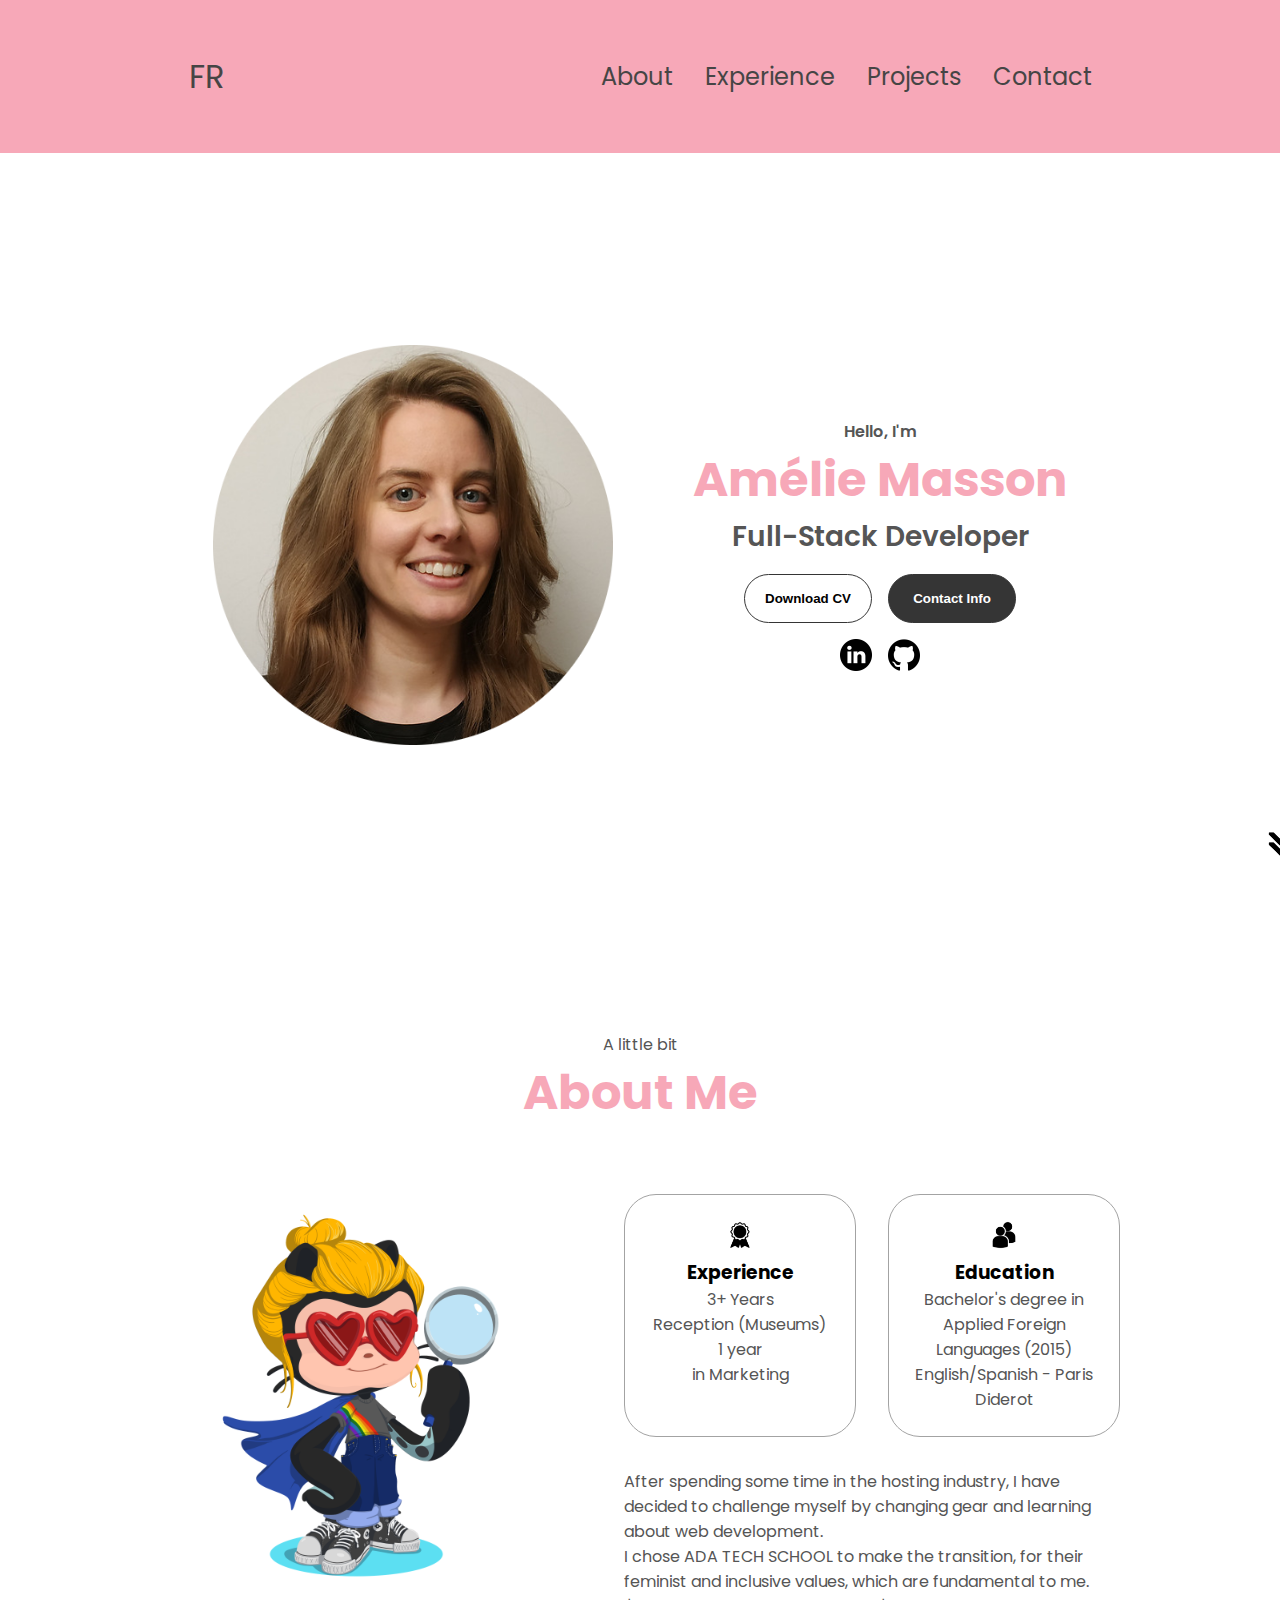
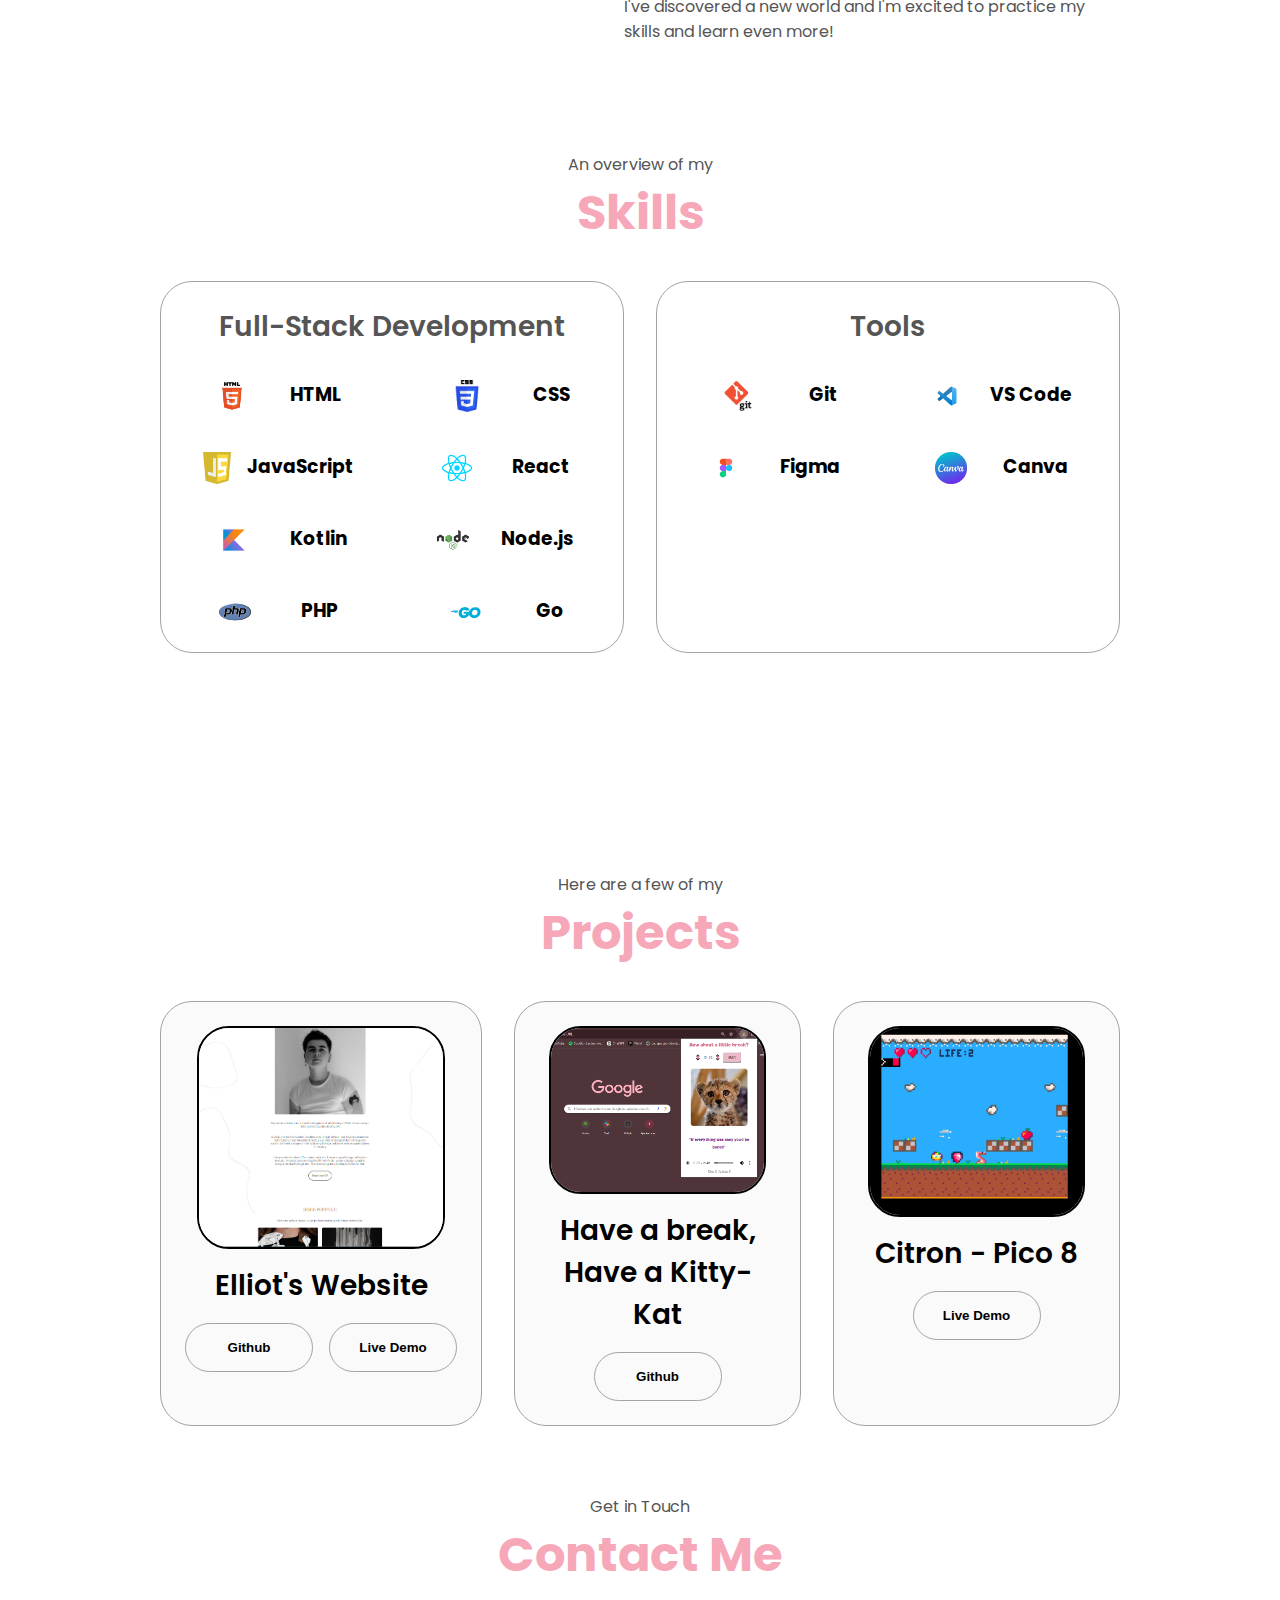
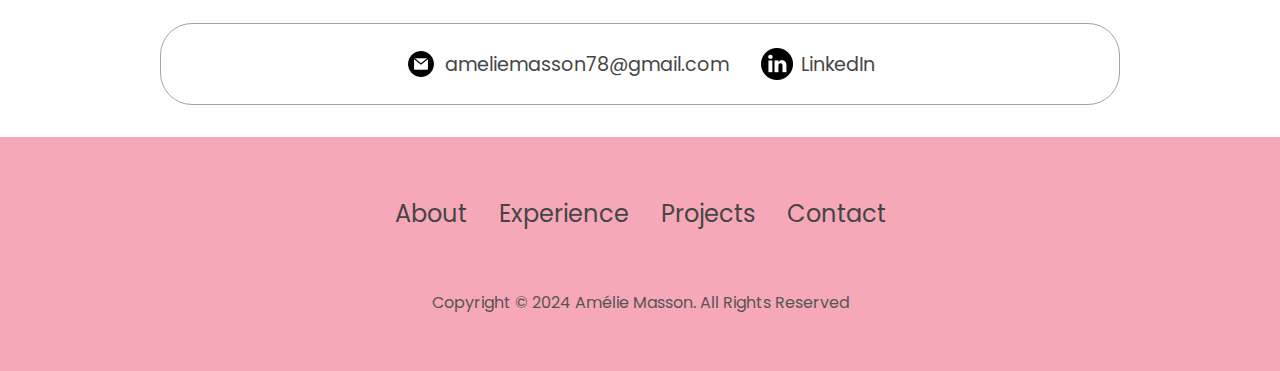
<file: index.html>
<!DOCTYPE html>
<html lang="en">
  <head>
    <meta charset="UTF-8" />
    <meta http-equiv="X-UA-Compatible" content="IE=edge" />
    <meta name="viewport" content="width=device-width, initial-scale=1.0" />
    <title>My Portfolio</title>
    <link rel="stylesheet" href="style.css" />
    <link rel="stylesheet" href="mediaqueries.css" />
    <link rel="icon" type="image/png" href=".\assets\logo.png"/>
  </head>
  <body>
    <nav id="desktop-nav">
      <div class="logo"><a href="versionFR.html">FR</a></div>
      <div>
        <ul class="nav-links">
          <li><a href="#about">About</a></li>
          <li><a href="#experience">Experience</a></li>
          <li><a href="#projects">Projects</a></li>
          <li><a href="#contact">Contact</a></li>
        </ul>
      </div>
    </nav>

    <nav id="hamburger-nav">
      <div class="logo">Amélie Masson</div>
      <div class="hamburger-menu">
      <div class="hamburger-icon" onclick="toggleMenu()">
        <span></span>
        <span></span>
        <span></span>
      </div>
      <div class="menu-links">
        <li><a href="#about" onclick="toggleMenu()">About</a></li>
        <li><a href="#experience" onclick="toggleMenu()">Experience</a></li>
        <li><a href="#projects" onclick="toggleMenu()">Projects</a></li>
        <li><a href="#contact" onclick="toggleMenu()">Contact</a></li>
      </div>
    </div>
    </nav>

    <div class="section-wrapper">
    <section id="profile">
        <div class="section__pic-container">
            <img src="assets\ID-modified.png" alt="profile pic"/>
        </div>
        <div class="section__text">
            <p class="section__text__p1">Hello, I'm</p>
            <h1 class="title">Amélie Masson</h1>
            <p class="section__text__p2">Full-Stack Developer</p>
            <div class="btn-container">
              <button 
                class="btn btn-color-2" 
                onclick="window.open('./assets/CV_dev_Amelie_Masson_2024.pdf')">
                Download CV
              </button>
              <button class="btn btn-color-1" onclick="location.href='#contact'">
                Contact Info
              </button>
            </div>
            <div id="socials-container">
              <img 
                src="assets\linkedin.png" 
                alt="my linkedin profile" 
                class="icon" 
                onclick="location.href='https://www.linkedin.com/in/amélie-masson-06270999'"
              />
              <img 
              src="assets\github.png" 
              alt="my github profile" 
              class="icon" 
              onclick="location.href='https://github.com/AmelieMariaM'"
              />
            </div>
        </div>
      </section>
      <section id="about">
        <p class="section__text__p1">A little bit</p>
        <h1 class="title">About Me</h1>
        <div class="section-container">
          <div class="section__pic-container">
            <img 
              src="assets/about-pic.png" 
              alt="Profile picture" 
              class="about-pic"/>
         </div>
        <div class="about-details-container">
          <div class="about-containers">
            <div class="details-container">
              <img 
              src="assets/experience.png" 
              alt="experience icon" 
              class="icon"
              />
              <h3>Experience</h3>
              <p>3+ Years <br />Reception (Museums)</p>
              <p>1 year <br />in Marketing</p>
            </div>
            <div class="details-container">
              <img 
              src="assets/education.png" 
              alt="education icon" 
              class="icon"
              />
              <h3>Education</h3>
              <p>Bachelor's degree in Applied Foreign Languages (2015)  English/Spanish - Paris Diderot<br/>
              <!-- <br>Currently pursuing a bachelor's degree in Web Development (2024) - ADA TECH SCHOOL</p> -->
            </div>
          </div>
          <div class="text-container">
          <p>After spending some time in the hosting industry, I have decided to challenge myself by changing gear and learning about web development.
            <br>I chose ADA TECH SCHOOL to make the transition, for their feminist and inclusive values, which are fundamental to me.
            <br>I've discovered a new world and I'm excited to practice my skills and learn even more!
          </p>
        </div>
      </div>
    </div>
    <img 
      src="assets/arrow.png" 
      alt="arrow icon" 
      class="icon arrow" 
      onclick="location.href='#experience'"
      />
    </section>

    <section id="experience">
      <p class="section__text__p1">An overview of my</p>
      <h1 class="title">Skills</h1>
      <div class="experience-details-container">
        <div class="about-containers">
          <div class="details-container">
            <h2 class="experience-sub-title">Full-Stack Development</h2>
            <div class="article-container">
              <article>
                <img 
                  src="assets/logoHTML.png" 
                  alt="experience icon" 
                  class="icon"
                  />
                <div>
                  <h3>HTML</h3>
                  </div>
              </article>
              <article>
                <img 
                src="assets/logoCSS.png" 
                alt="experience icon" 
                class="icon"
                />
                <div>
                  <h3>CSS</h3>
                </div>
              </article>
              <article>
                <img 
                src="assets/logoJS.png" 
                alt="experience icon" 
                class="icon"
                />
                <div>
                  <h3>JavaScript</h3>
                </div>
              </article>
              <article>
                <img 
                src="assets/logoReact.png" 
                alt="experience icon" 
                class="icon"
                />
                <div>
                  <h3>React</h3>
                </div>
              </article>
              <article>
                <img 
                src="assets/logoKotlin.jpeg" 
                alt="experience icon" 
                class="icon"
                />
                <div>
                  <h3>Kotlin</h3>
                </div>
              </article><article>
                <img 
                src="assets/logoNode.png" 
                alt="experience icon" 
                class="icon"
                />
                <div>
                  <h3>Node.js</h3>
                </div>
              </article> <article>
                <img 
                src="assets/logoPHP.png" 
                lt="experience icon" 
                class="icon">
                <div>
                  <h3>PHP</h3>
                </div>
              </article> <article>
                <img 
                src="assets/logoGO.png" 
                lt="experience icon" 
                class="icon">
                <div>
                  <h3>Go</h3>
                </div>
              </article>
            </div>
          </div>
          <div class="details-container">
            <h2 class="experience-sub-title">Tools</h2>
            <div class="article-container">
              
              
              <article>
              <img 
                src="assets/logoGit.png" 
                alt="experience icon"
                class="icon"
                />
                <div>
                  <h3>Git</h3>
              </div>
              </article>
              <article>
                <img 
                  src="assets/logoVsCode.jpeg"
                  alt="experience icon"
                  class="icon">
                <div>
                  <h3>VS Code</h3>
                </div>
              </article>
              <article>
                <img 
                src="assets/logoFigma.png" 
                alt="experience icon" 
                class="icon">
                <div>
                  <h3>Figma</h3>
                </div>
              </article>
              <article>
                <img 
                src="assets/logoCanva.jpeg" 
                alt="experience icon" 
                class="icon">
                <div>
                  <h3>Canva</h3>
                </div>
              </article>
            </div>
          </div>
        </div>
      </div>
      <img 
      src="assets/arrow.png" 
      alt="arrow icon" 
      class="icon arrow" 
      onclick="location.href='#projects'"
      />
    </section>


<section id="projects">
        <p class="section__text__p1">Here are a few of my</p>
        <h1 class="title">Projects</h1>
        <div class="experience-details-container">
          <div class="about-containers">
          <div class="details-container color-container">
            <div class="article-container">
              <img src="assets/Projet1-Elliot2.png" alt="project 1" class="project-img">
            </div>
            <h2 class="experience-sub-title project-title">Elliot's Website</h2>
            <div class="btn-container">
              <button class="btn btn-color-2 project-btn" onclick="location.href='https://github.com/AmelieMariaM/Project-designer-website'">Github</button>
              <button class="btn btn-color-2 project-btn" onclick="location.href='https://designer-website.vercel.app/'">Live Demo</button>

            </div>
          </div>
          <div class="details-container color-container">
            <div class="article-container">
              <img src="assets/Projet2-Extension2.png" alt="project 2" class="project-img">
            </div>
            <h2 class="experience-sub-title project-title">Have a break, Have a Kitty-Kat</h2>
            <div class="btn-container">
              <button class="btn btn-color-2 project-btn" onclick="location.href='https://github.com/AmelieMariaM/Projet-extension-chrome'">Github</button>

            </div>
          </div>
          <div class="details-container color-container">
            <div class="article-container">
              <img src="assets/Projet3-Citron.png" alt="project 3" class="project-img">
            </div>
            <h2 class="experience-sub-title project-title">Citron - Pico 8</h2>
            <div class="btn-container">
              <button class="btn btn-color-2 project-btn" onclick="location.href='assets/pico8.mp4'">Live Demo</button>
            </div>
          </div>
        </div>
      </div>
      <img 
      src="assets/arrow.png" 
      alt="arrow icon" 
      class="icon arrow" 
      onclick="location.href='#contact'"
      />
      </section>
      

      <section id="contact">
          <p class="section__text__p1">Get in Touch</p>
          <h1 class="title">Contact Me</h1>
          <div class="contact-info-upper-container">
            <div class="contact-info-container">
              <img src="assets/email.png" alt="email icon" class="icon contact-icon"/>
              <p><a href="mailto:example@gmail.com">ameliemasson78@gmail.com</a></p>
            </div>
            <div class="contact-info-container">
              <img src="assets/linkedin.png" alt="Linkedin icon" class="icon contact-icon"/>
              <p><a href='https://www.linkedin.com/in/amélie-masson-06270999'>LinkedIn</a></p>
            </div>
            
          </div>
      </section>
    </div>

      <footer>
        <nav>
          <div class="nav-links-container">
            <ul class="nav-links">
              <li><a href="#about">About</a></li>
              <li><a href="#experience">Experience</a></li>
              <li><a href="#projects">Projects</a></li>
              <li><a href="#contact">Contact</a></li>
            </ul>
          </div>
        </nav>
        <p>Copyright &#169; 2024 Amélie Masson. All Rights Reserved </p>
      </footer>
    <script src = "script.js"></script>
    </script>
  </body>
</html>
</file>
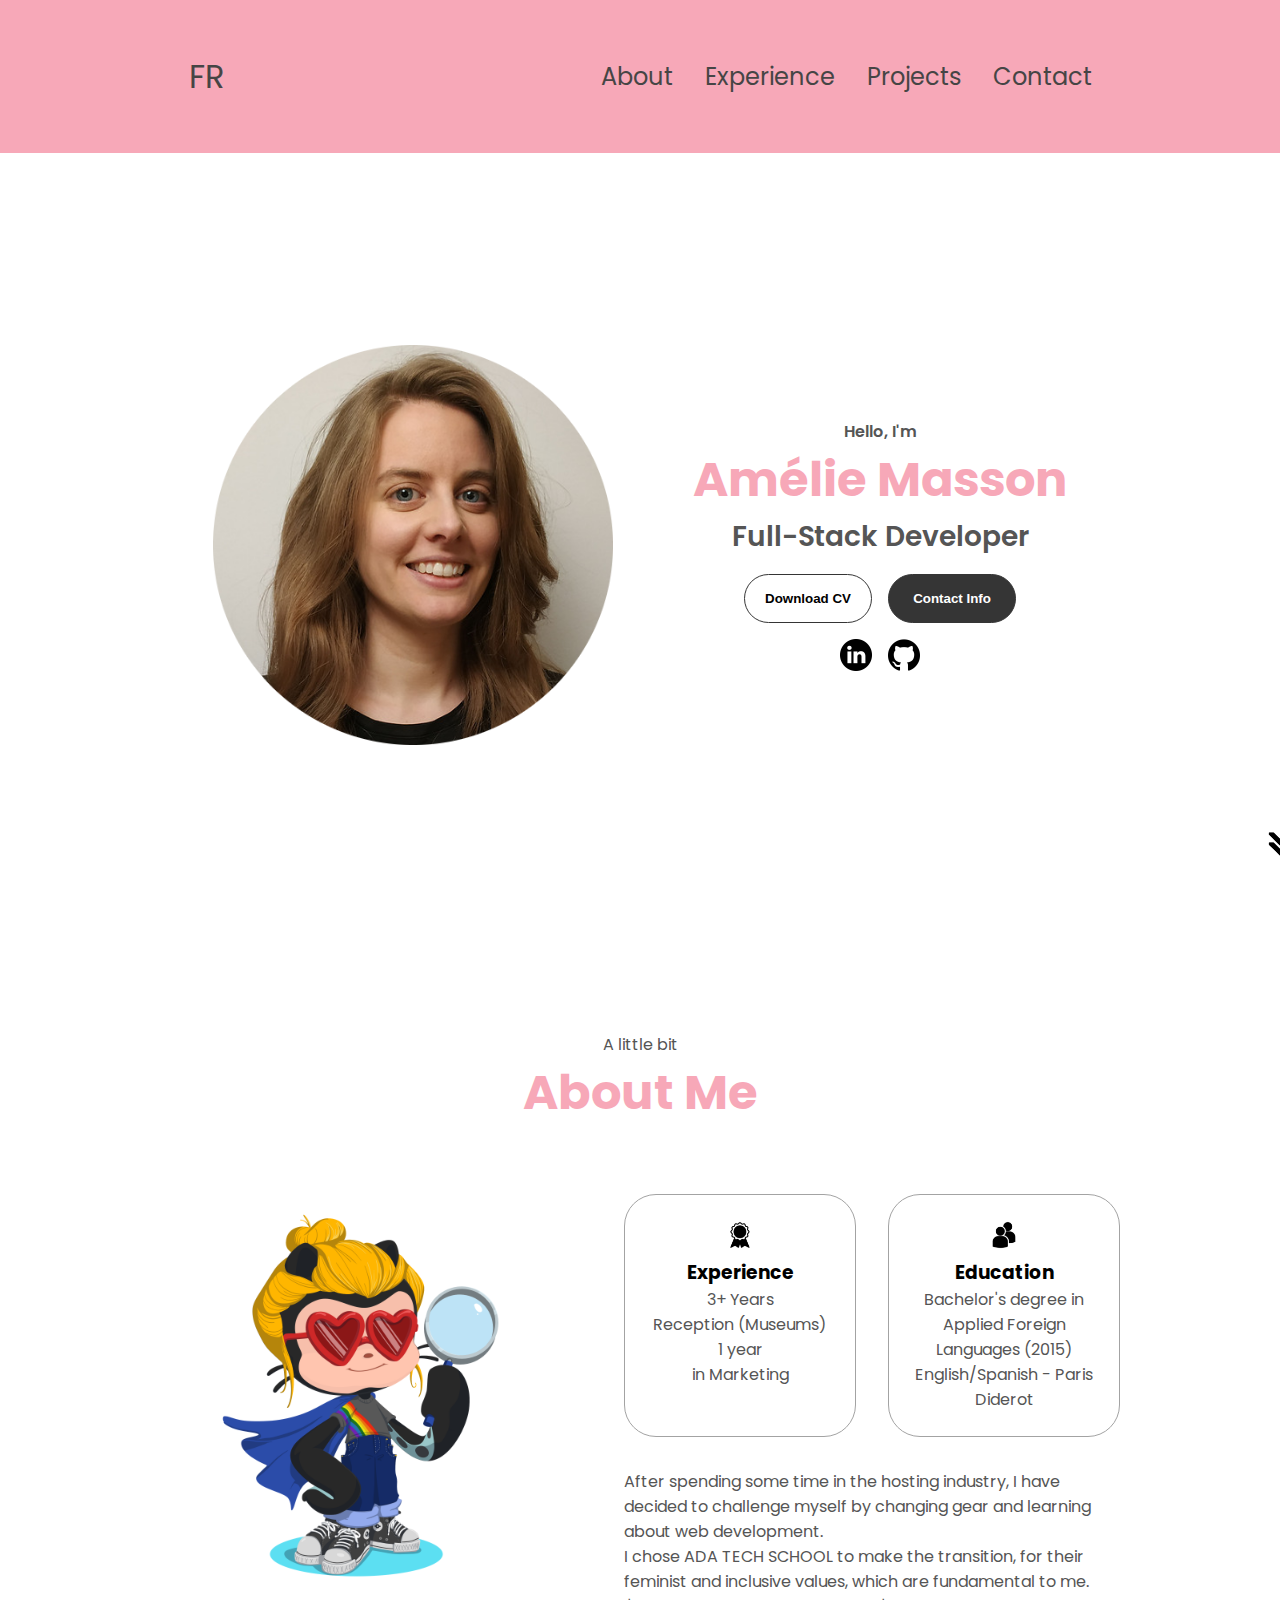
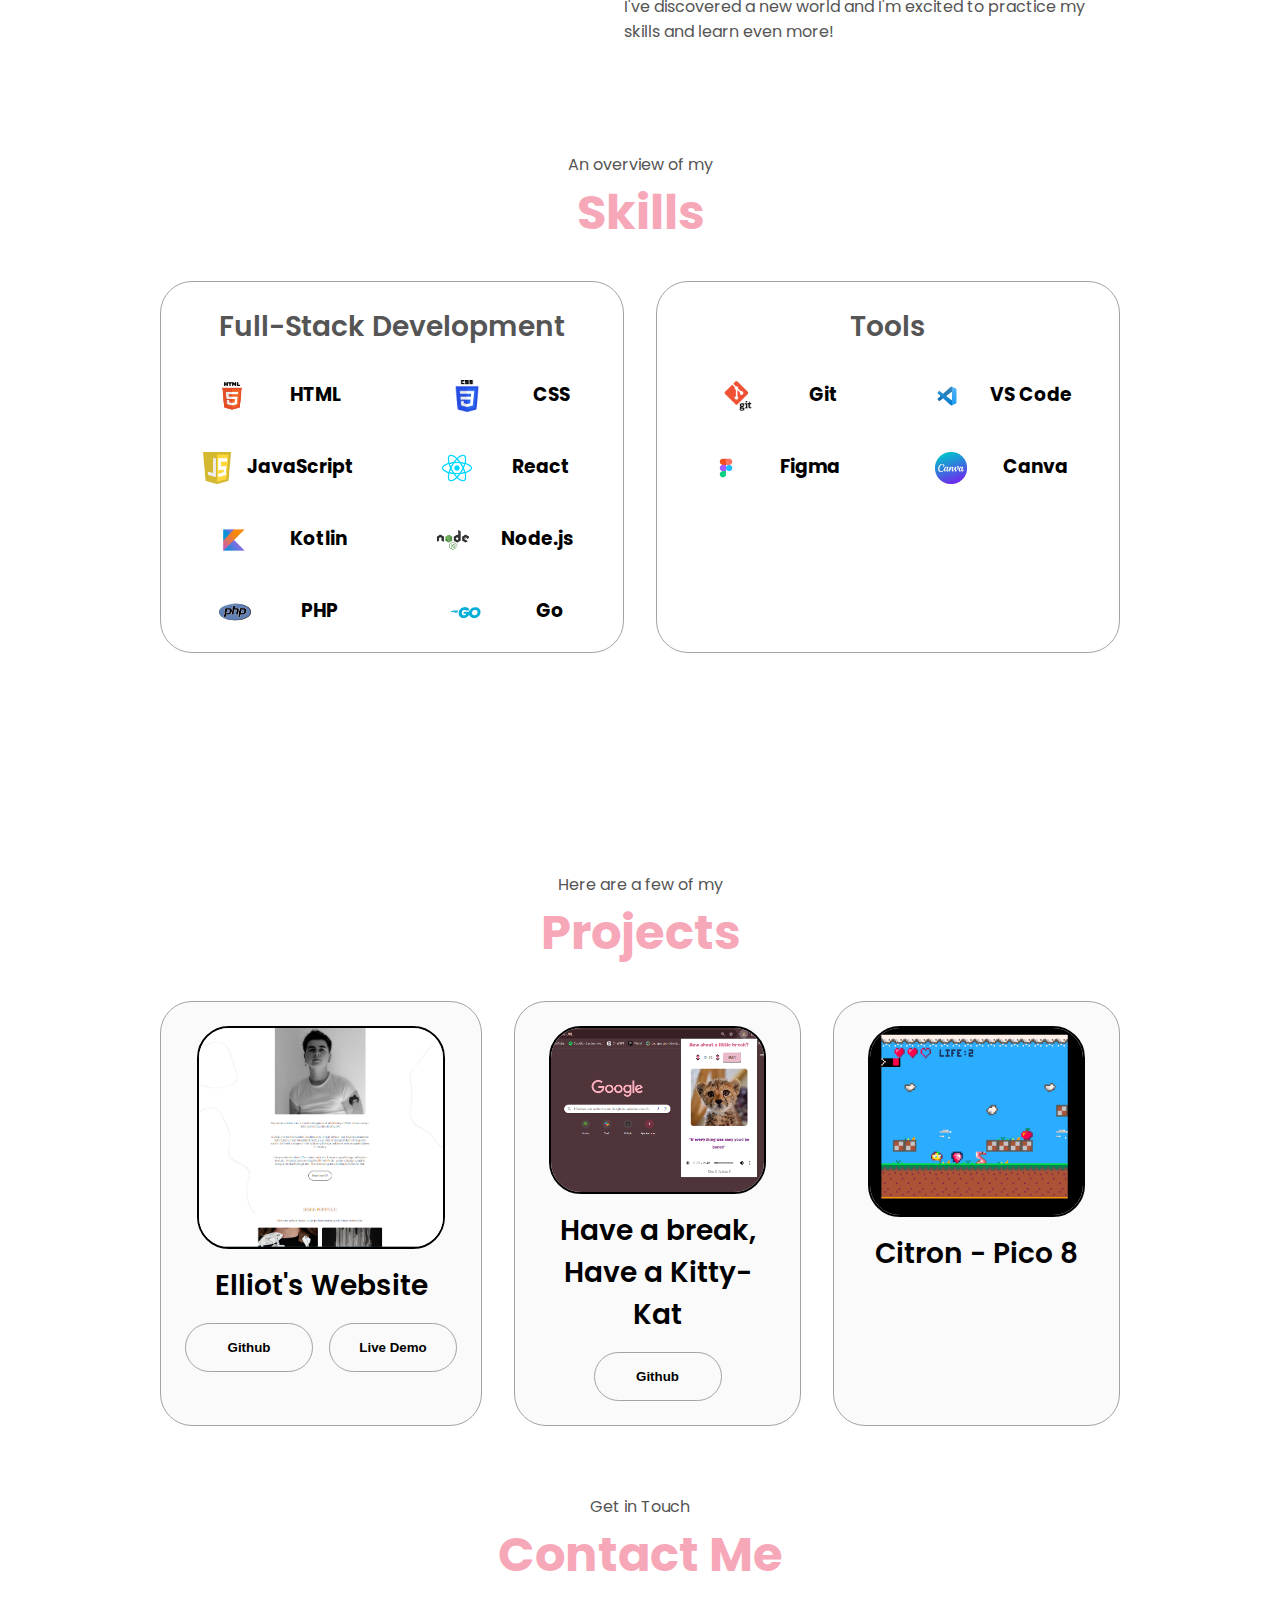
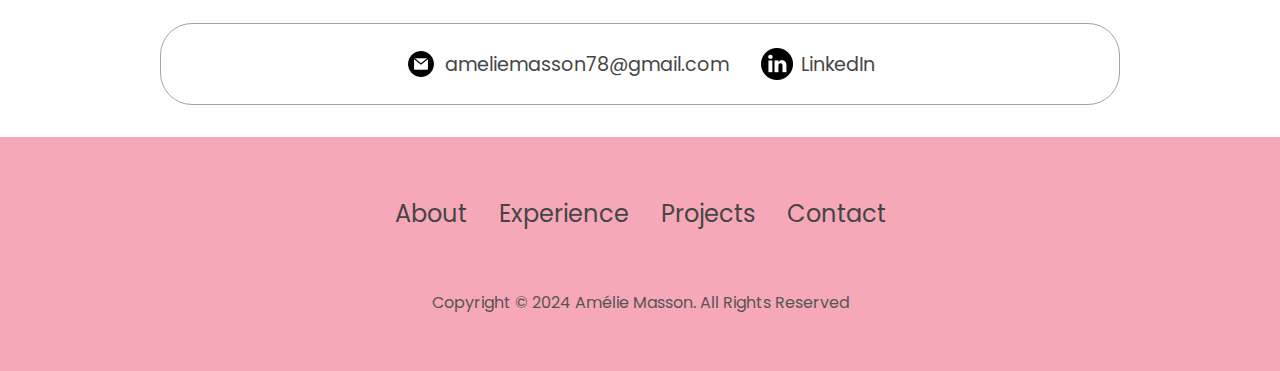
<file: indexEN.html>
<!DOCTYPE html>
<html lang="en">
  <head>
    <meta charset="UTF-8" />
    <meta http-equiv="X-UA-Compatible" content="IE=edge" />
    <meta name="viewport" content="width=device-width, initial-scale=1.0" />
    <title>My Portfolio</title>
    <link rel="stylesheet" href="style.css" />
    <link rel="stylesheet" href="mediaqueries.css" />
    <link rel="icon" type="image/png" href=".\assets\logo.png"/>
  </head>
  <body>
    <nav id="desktop-nav">
      <div class="logo"><a href="indexFR.html">FR</a></div>
      <div>
        <ul class="nav-links">
          <li><a href="#about">About</a></li>
          <li><a href="#experience">Experience</a></li>
          <li><a href="#projects">Projects</a></li>
          <li><a href="#contact">Contact</a></li>
        </ul>
      </div>
    </nav>

    <nav id="hamburger-nav">
      <div class="logo">Amélie Masson</div>
      <div class="hamburger-menu">
      <div class="hamburger-icon" onclick="toggleMenu()">
        <span></span>
        <span></span>
        <span></span>
      </div>
      <div class="menu-links">
        <li><a href="#about" onclick="toggleMenu()">About</a></li>
        <li><a href="#experience" onclick="toggleMenu()">Experience</a></li>
        <li><a href="#projects" onclick="toggleMenu()">Projects</a></li>
        <li><a href="#contact" onclick="toggleMenu()">Contact</a></li>
      </div>
    </div>
    </nav>

    <div class="section-wrapper">
    <section id="profile">
        <div class="section__pic-container">
            <img src="assets\ID-modified.png" alt="profile pic"/>
        </div>
        <div class="section__text">
            <p class="section__text__p1">Hello, I'm</p>
            <h1 class="title">Amélie Masson</h1>
            <p class="section__text__p2">Full-Stack Developer</p>
            <div class="btn-container">
              <button 
                class="btn btn-color-2" 
                onclick="window.open('./assets/CV_dev_Amelie_Masson_2024.pdf')">
                Download CV
              </button>
              <button class="btn btn-color-1" onclick="location.href='#contact'">
                Contact Info
              </button>
            </div>
            <div id="socials-container">
              <img 
                src="assets\linkedin.png" 
                alt="my linkedin profile" 
                class="icon" 
                onclick="location.href='https://www.linkedin.com/in/amélie-masson-06270999'"
              />
              <img 
              src="assets\github.png" 
              alt="my github profile" 
              class="icon" 
              onclick="location.href='https://github.com/AmelieMariaM'"
              />
            </div>
        </div>
      </section>
      <section id="about">
        <p class="section__text__p1">A little bit</p>
        <h1 class="title">About Me</h1>
        <div class="section-container">
          <div class="section__pic-container">
            <img 
              src="assets/about-pic.png" 
              alt="Profile picture" 
              class="about-pic"/>
         </div>
        <div class="about-details-container">
          <div class="about-containers">
            <div class="details-container">
              <img 
              src="assets/experience.png" 
              alt="experience icon" 
              class="icon"
              />
              <h3>Experience</h3>
              <p>3+ Years <br />Reception (Museums)</p>
              <p>1 year <br />in Marketing</p>
            </div>
            <div class="details-container">
              <img 
              src="assets/education.png" 
              alt="education icon" 
              class="icon"
              />
              <h3>Education</h3>
              <p>Bachelor's degree in Applied Foreign Languages (2015)  English/Spanish - Paris Diderot<br/>
              <!-- <br>Currently pursuing a bachelor's degree in Web Development (2024) - ADA TECH SCHOOL</p> -->
            </div>
          </div>
          <div class="text-container">
          <p>After spending some time in the hosting industry, I have decided to challenge myself by changing gear and learning about web development.
            <br>I chose ADA TECH SCHOOL to make the transition, for their feminist and inclusive values, which are fundamental to me.
            <br>I've discovered a new world and I'm excited to practice my skills and learn even more!
          </p>
        </div>
      </div>
    </div>
    <img 
      src="assets/arrow.png" 
      alt="arrow icon" 
      class="icon arrow" 
      onclick="location.href='#experience'"
      />
    </section>

    <section id="experience">
      <p class="section__text__p1">An overview of my</p>
      <h1 class="title">Skills</h1>
      <div class="experience-details-container">
        <div class="about-containers">
          <div class="details-container">
            <h2 class="experience-sub-title">Full-Stack Development</h2>
            <div class="article-container">
              <article>
                <img 
                  src="assets/logoHTML.png" 
                  alt="experience icon" 
                  class="icon"
                  />
                <div>
                  <h3>HTML</h3>
                  </div>
              </article>
              <article>
                <img 
                src="assets/logoCSS.png" 
                alt="experience icon" 
                class="icon"
                />
                <div>
                  <h3>CSS</h3>
                </div>
              </article>
              <article>
                <img 
                src="assets/logoJS.png" 
                alt="experience icon" 
                class="icon"
                />
                <div>
                  <h3>JavaScript</h3>
                </div>
              </article>
              <article>
                <img 
                src="assets/logoReact.png" 
                alt="experience icon" 
                class="icon"
                />
                <div>
                  <h3>React</h3>
                </div>
              </article>
              <article>
                <img 
                src="assets/logoKotlin.jpeg" 
                alt="experience icon" 
                class="icon"
                />
                <div>
                  <h3>Kotlin</h3>
                </div>
              </article><article>
                <img 
                src="assets/logoNode.png" 
                alt="experience icon" 
                class="icon"
                />
                <div>
                  <h3>Node.js</h3>
                </div>
              </article> <article>
                <img 
                src="assets/logoPHP.png" 
                lt="experience icon" 
                class="icon">
                <div>
                  <h3>PHP</h3>
                </div>
              </article> <article>
                <img 
                src="assets/logoGO.png" 
                lt="experience icon" 
                class="icon">
                <div>
                  <h3>Go</h3>
                </div>
              </article>
            </div>
          </div>
          <div class="details-container">
            <h2 class="experience-sub-title">Tools</h2>
            <div class="article-container">
              
              
              <article>
              <img 
                src="assets/logoGit.png" 
                alt="experience icon"
                class="icon"
                />
                <div>
                  <h3>Git</h3>
              </div>
              </article>
              <article>
                <img 
                  src="assets/logoVsCode.jpeg"
                  alt="experience icon"
                  class="icon">
                <div>
                  <h3>VS Code</h3>
                </div>
              </article>
              <article>
                <img 
                src="assets/logoFigma.png" 
                alt="experience icon" 
                class="icon">
                <div>
                  <h3>Figma</h3>
                </div>
              </article>
              <article>
                <img 
                src="assets/logoCanva.jpeg" 
                alt="experience icon" 
                class="icon">
                <div>
                  <h3>Canva</h3>
                </div>
              </article>
            </div>
          </div>
        </div>
      </div>
      <img 
      src="assets/arrow.png" 
      alt="arrow icon" 
      class="icon arrow" 
      onclick="location.href='#projects'"
      />
    </section>


<section id="projects">
        <p class="section__text__p1">Here are a few of my</p>
        <h1 class="title">Projects</h1>
        <div class="experience-details-container">
          <div class="about-containers">
          <div class="details-container color-container">
            <div class="article-container">
              <img src="assets/Projet1-Elliot2.png" alt="project 1" class="project-img">
            </div>
            <h2 class="experience-sub-title project-title">Elliot's Website</h2>
            <div class="btn-container">
              <button class="btn btn-color-2 project-btn" onclick="location.href='https://github.com/AmelieMariaM/Project-designer-website'">Github</button>
              <button class="btn btn-color-2 project-btn" onclick="location.href='https://designer-website.vercel.app/'">Live Demo</button>

            </div>
          </div>
          <div class="details-container color-container">
            <div class="article-container">
              <img src="assets/Projet2-Extension2.png" alt="project 2" class="project-img">
            </div>
            <h2 class="experience-sub-title project-title">Have a break, Have a Kitty-Kat</h2>
            <div class="btn-container">
              <button class="btn btn-color-2 project-btn" onclick="location.href='https://github.com/AmelieMariaM/Projet-extension-chrome'">Github</button>

            </div>
          </div>
          <div class="details-container color-container">
            <div class="article-container">
              <img src="assets/Projet3-Citron.png" alt="project 3" class="project-img">
            </div>
            <h2 class="experience-sub-title project-title">Citron - Pico 8</h2>
            <!-- <div class="btn-container">
              <button class="btn btn-color-2 project-btn" onclick="location.href='assets/pico8.mp4'">Live Demo</button>
            </div> -->
          </div>
        </div>
      </div>
      <img 
      src="assets/arrow.png" 
      alt="arrow icon" 
      class="icon arrow" 
      onclick="location.href='#contact'"
      />
      </section>
      

      <section id="contact">
          <p class="section__text__p1">Get in Touch</p>
          <h1 class="title">Contact Me</h1>
          <div class="contact-info-upper-container">
            <div class="contact-info-container">
              <img src="assets/email.png" alt="email icon" class="icon contact-icon"/>
              <p><a href="mailto:example@gmail.com">ameliemasson78@gmail.com</a></p>
            </div>
            <div class="contact-info-container">
              <img src="assets/linkedin.png" alt="Linkedin icon" class="icon contact-icon"/>
              <p><a href='https://www.linkedin.com/in/amélie-masson-06270999'>LinkedIn</a></p>
            </div>
            
          </div>
      </section>
    </div>

      <footer>
        <nav>
          <div class="nav-links-container">
            <ul class="nav-links">
              <li><a href="#about">About</a></li>
              <li><a href="#experience">Experience</a></li>
              <li><a href="#projects">Projects</a></li>
              <li><a href="#contact">Contact</a></li>
            </ul>
          </div>
        </nav>
        <p>Copyright &#169; 2024 Amélie Masson. All Rights Reserved </p>
      </footer>
    <script src = "script.js"></script>
    </script>
  </body>
</html>
</file>
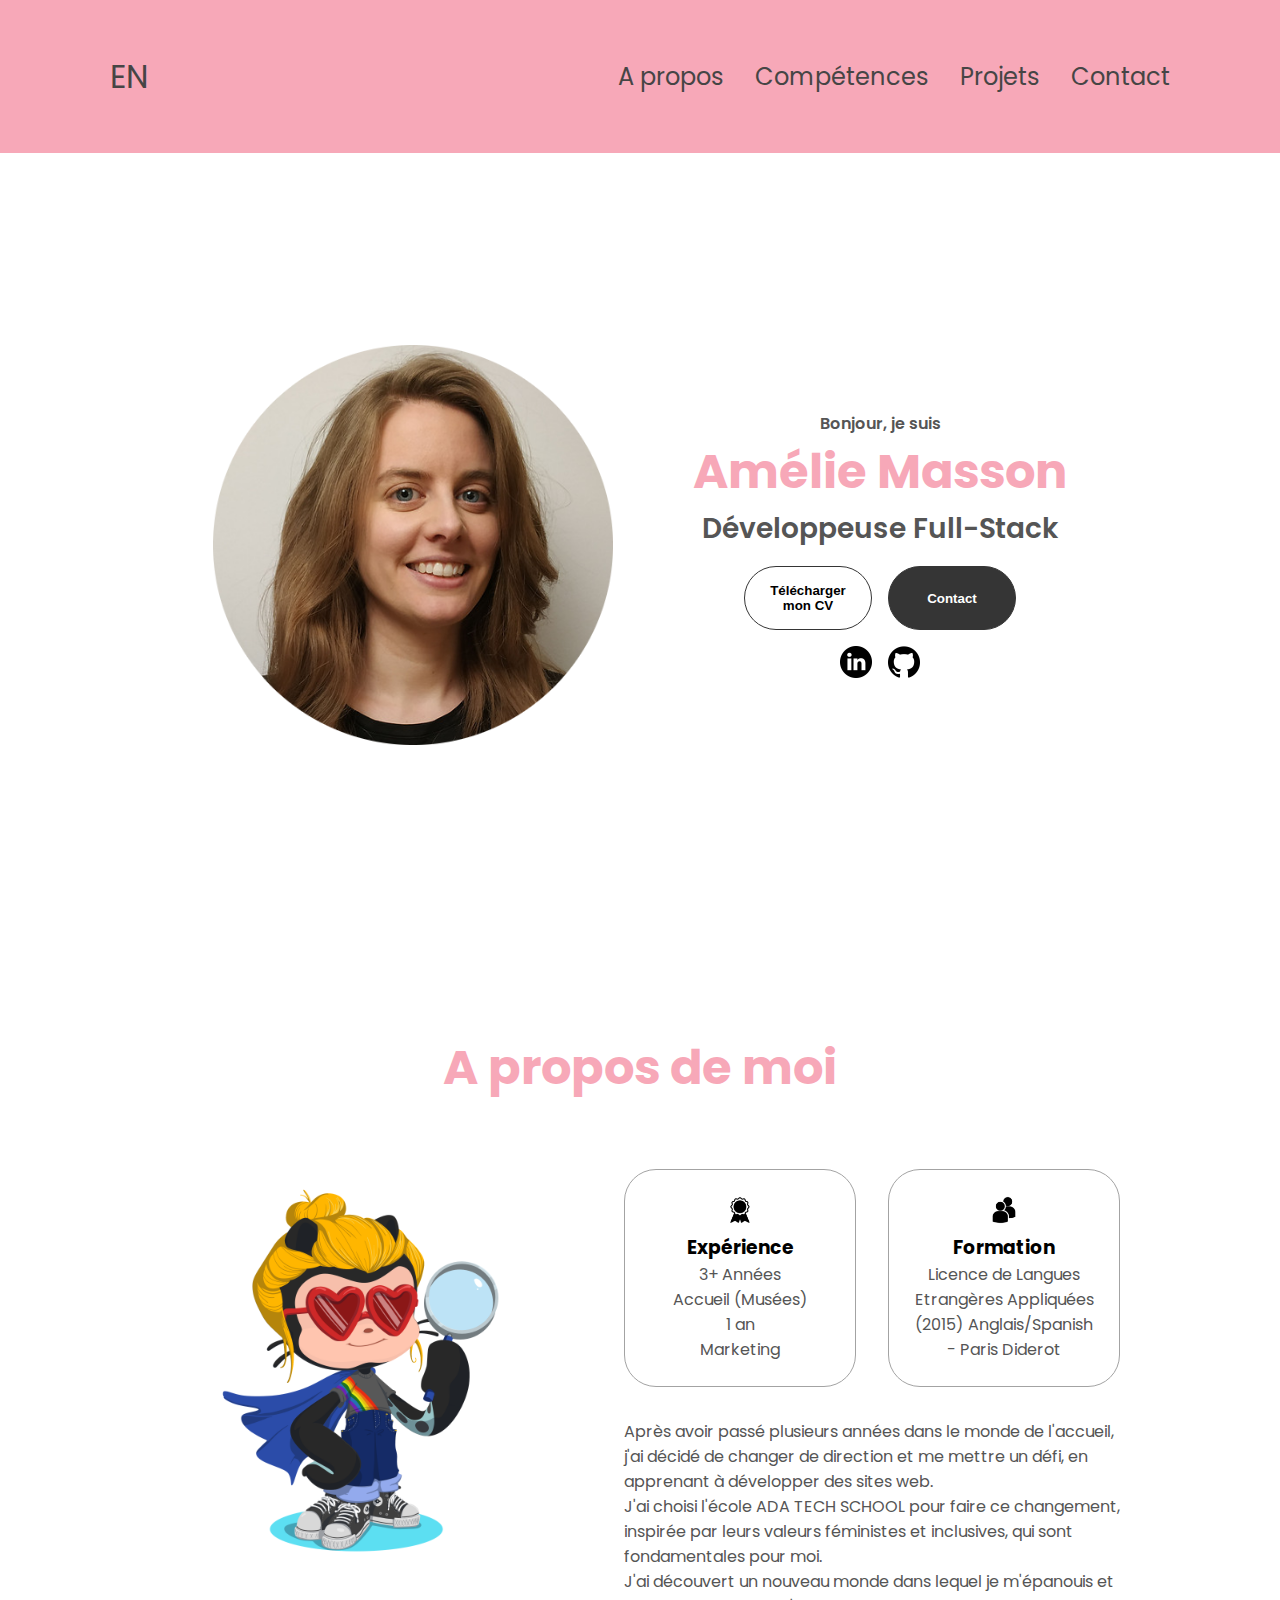
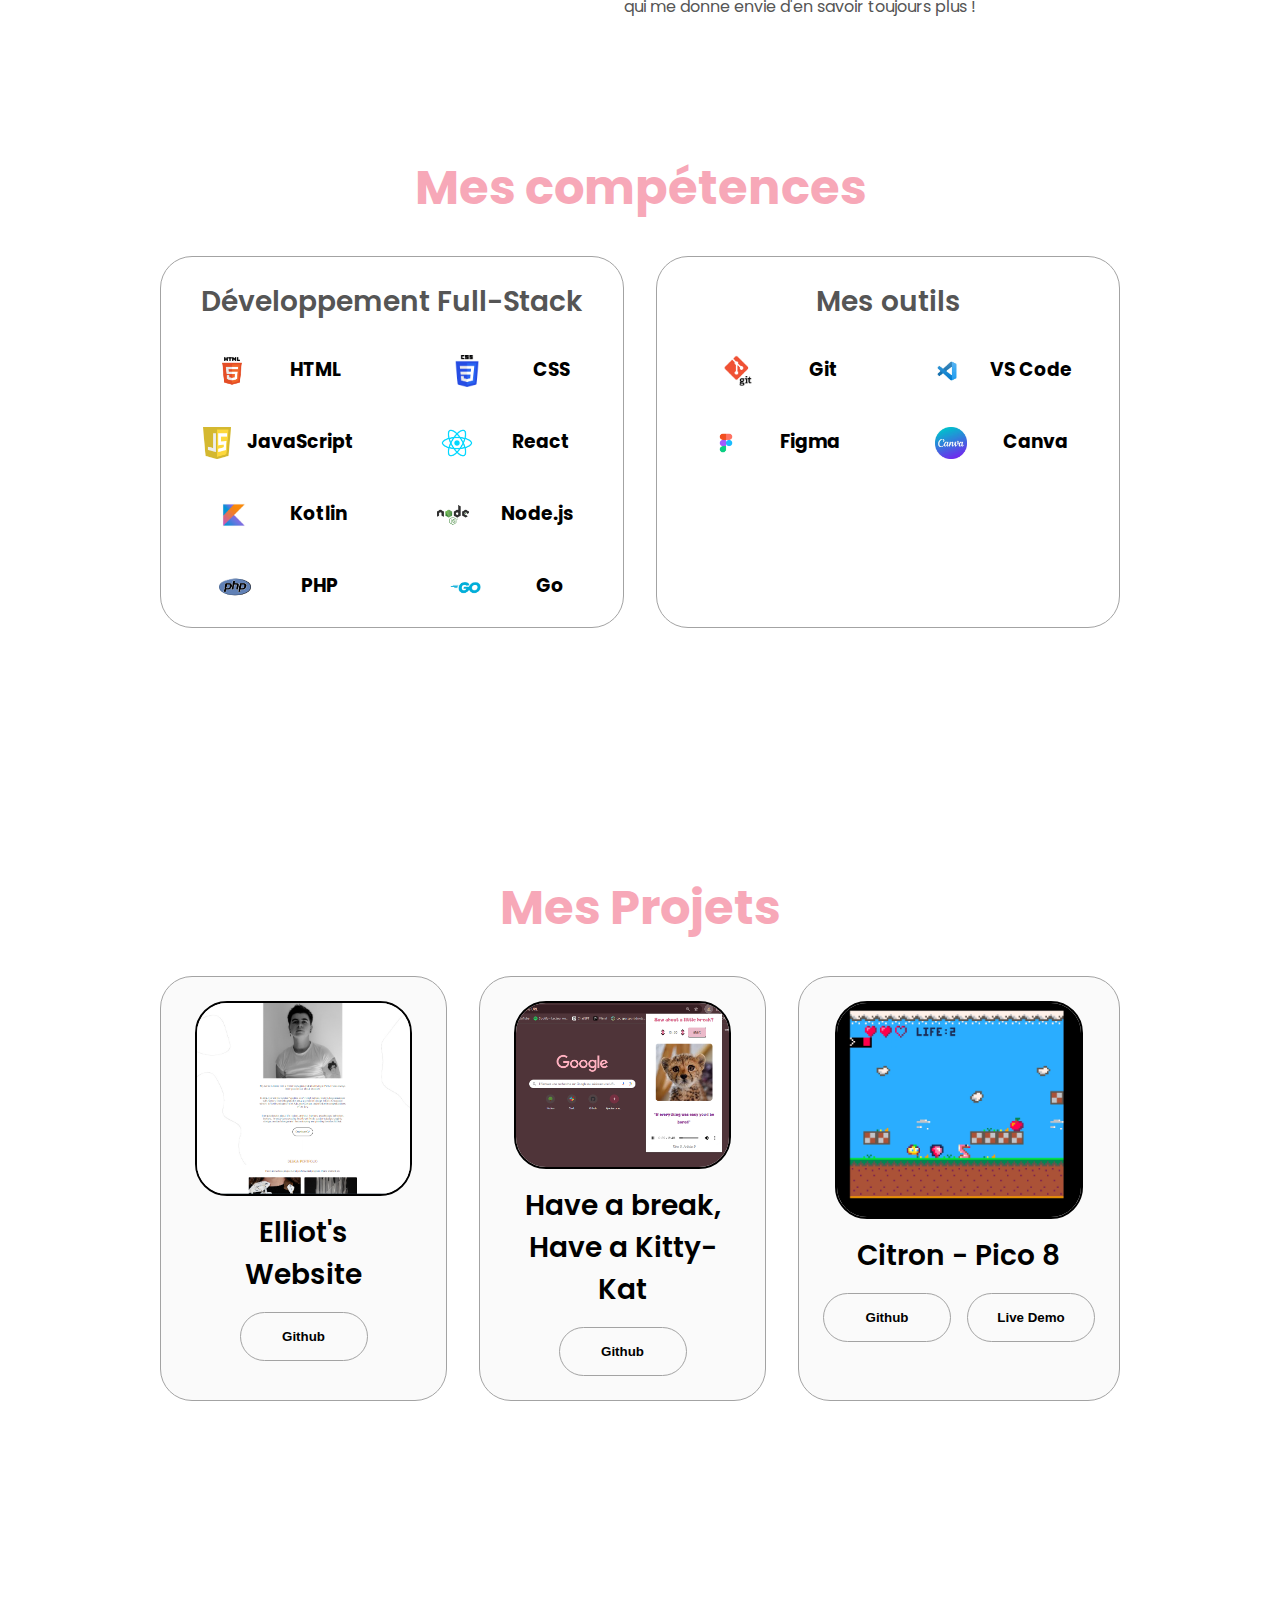
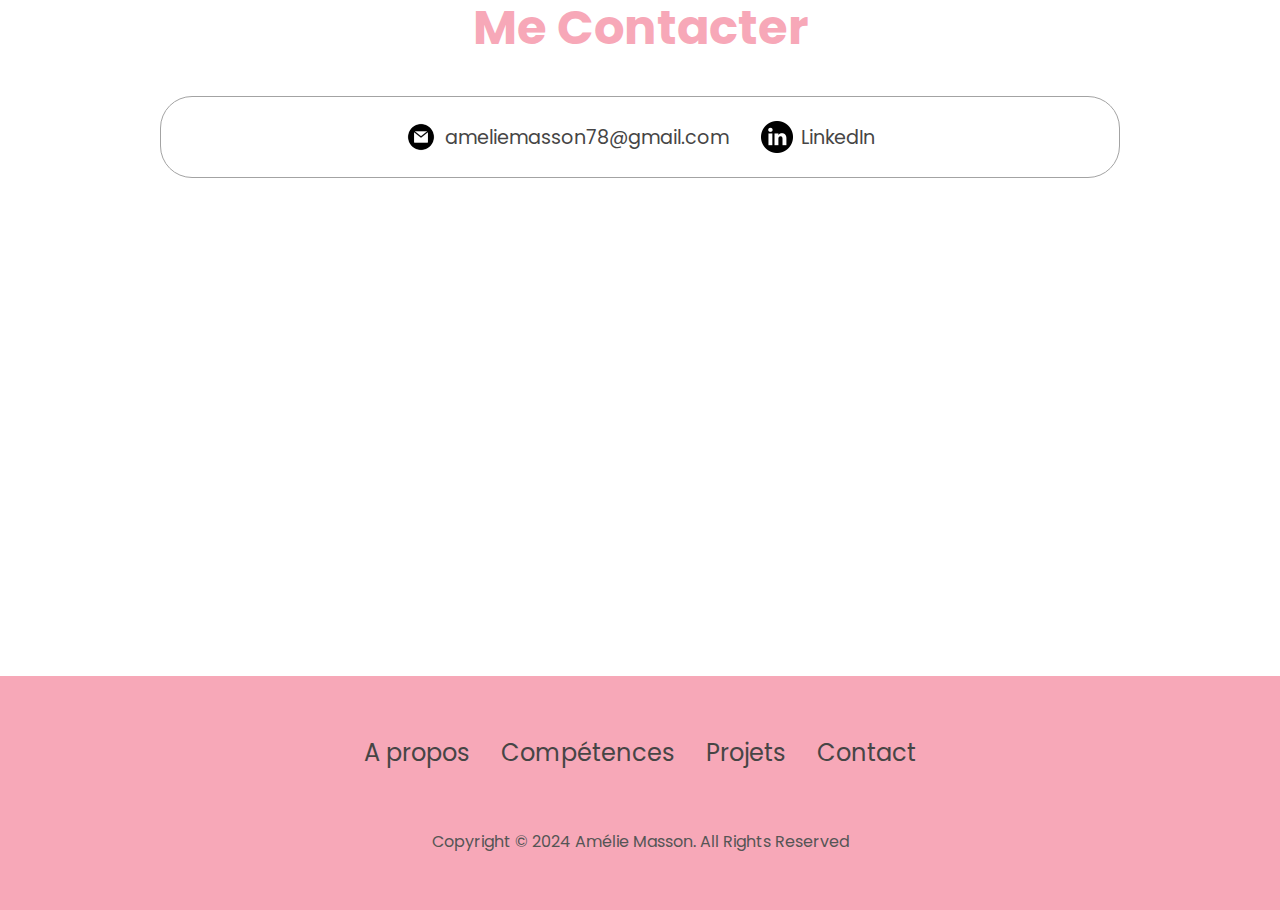
<file: indexFR.html>
<!DOCTYPE html>
<html lang="en">
  <head>
    <meta charset="UTF-8" />
    <meta http-equiv="X-UA-Compatible" content="IE=edge" />
    <meta name="viewport" content="width=device-width, initial-scale=1.0" />
    <title>Mon Portfolio</title>
    <link rel="stylesheet" href="style.css" />
    <link rel="stylesheet" href="mediaqueries.css" />
    <link rel="icon" type="image/png" href=".\assets\logo.png"/>
  </head>
  <body>
    <nav id="desktop-nav">
      <div class="logo"><a href="indexEN.html">EN</div>
      <div>
        <ul class="nav-links">
          <li><a href="#aboutfr">A propos</a></li>
          <li><a href="#experiencefr">Compétences</a></li>
          <li><a href="#projectsfr">Projets</a></li>
          <li><a href="#contactfr">Contact</a></li>
        </ul>
      </div>
    </nav>

    <nav id="hamburger-nav">
      <div class="logo">Amélie Masson</div>
      <div class="hamburger-menu">
      <div class="hamburger-icon" onclick="toggleMenu()">
        <span></span>
        <span></span>
        <span></span>
      </div>
      <div class="menu-links">
        <li><a href="#aboutfr" onclick="toggleMenu()">A propos</a></li>
        <li><a href="#experiencefr" onclick="toggleMenu()">Compétences</a></li>
        <li><a href="#projectsfr" onclick="toggleMenu()">Projets</a></li>
        <li><a href="#contactfr" onclick="toggleMenu()">Contact</a></li>
      </div>
    </div>
    </nav>

    <div class="section-wrapper">
    <section id="profile">
        <div class="section__pic-container">
            <img src="assets\ID-modified.png" alt="profile pic"/>
        </div>
        <div class="section__text">
            <p class="section__text__p1">Bonjour, je suis</p>
            <h1 class="title">Amélie Masson</h1>
            <p class="section__text__p2"> Développeuse Full-Stack</p>
            <div class="btn-container">
              <button 
                class="btn btn-color-2" 
                onclick="window.open('./assets/CV_Amelie_Masson_2024.pdf')">
                Télécharger mon CV
              </button>
              <button class="btn btn-color-1" onclick="location.href='#contactfr'">
                Contact 
              </button>
            </div>
            <div id="socials-container">
              <img 
                src="assets\linkedin.png" 
                alt="my linkedin profile" 
                class="icon" 
                onclick="location.href='https://linkedin.com/in/amélie-masson-06270999'"
              />
              <img 
              src="assets\github.png" 
              alt="my github profile" 
              class="icon" 
              onclick="location.href='https://github.com'"
              />
            </div>
        </div>
        
      </section>
      <section id="aboutfr">
        <h1 class="title">A propos de moi</h1>
        <div class="section-container">
          <div class="section__pic-container">
            <img 
              src="assets/about-pic.png" 
              alt="Profile picture" 
              class="about-pic"/>
         </div>
        <div class="about-details-container">
          <div class="about-containers">
            <div class="details-container">
              <img 
              src="assets/experience.png" 
              alt="experience icon" 
              class="icon"
              />
              <h3>Expérience</h3>
              <p>3+ Années <br />Accueil (Musées)</p>
              <p>1 an <br /> Marketing</p>
            </div>
            <div class="details-container">
              <img 
              src="assets/education.png" 
              alt="education icon" 
              class="icon"
              />
              <h3>Formation</h3>
              <p>Licence de Langues Etrangères Appliquées (2015)  Anglais/Spanish - Paris Diderot<br/>
              <!-- <br> 2024/2025 : Titre RNCP Développeur Concepteur d'Applications - ADA TECH SCHOOL</p> -->
            </div>
          </div>
          <div class="text-container">
          <p>Après avoir passé plusieurs années dans le monde de l'accueil, j'ai décidé de changer de direction et me mettre un défi, en apprenant à développer des sites web. 
            <br>J'ai choisi l'école ADA TECH SCHOOL pour faire ce changement, inspirée par leurs valeurs féministes et inclusives, qui sont fondamentales pour moi.
            <br>J'ai découvert un nouveau monde dans lequel je m'épanouis et qui me donne envie d'en savoir toujours plus !
          </p>
        </div>
      </div>
    </div>
    
    </section>

    <section id="experiencefr">
      <!-- <p class="section__text__p1">An overview of my</p> -->
      <h1 class="title">Mes compétences</h1>
      <div class="experience-details-container">
        <div class="about-containers">
          <div class="details-container">
            <h2 class="experience-sub-title">Développement Full-Stack</h2>
            <div class="article-container">
              <article>
                <img 
                  src="assets/logoHTML.png" 
                  alt="experience icon" 
                  class="icon"
                  />
                <div>
                  <h3>HTML</h3>
                  </div>
              </article>
              <article>
                <img 
                src="assets/logoCSS.png" 
                alt="experience icon" 
                class="icon"
                />
                <div>
                  <h3>CSS</h3>
                </div>
              </article>
              <article>
                <img 
                src="assets/logoJS.png" 
                alt="experience icon" 
                class="icon"
                />
                <div>
                  <h3>JavaScript</h3>
                </div>
              </article>
              <article>
                <img 
                src="assets/logoReact.png" 
                alt="experience icon" 
                class="icon"
                />
                <div>
                  <h3>React</h3>
                </div>
              </article>
              <article>
                <img 
                src="assets/logoKotlin.jpeg" 
                alt="experience icon" 
                class="icon"
                />
                <div>
                  <h3>Kotlin</h3>
                </div>
              </article><article>
                <img 
                src="assets/logoNode.png" 
                alt="experience icon" 
                class="icon"
                />
                <div>
                  <h3>Node.js</h3>
                </div>
              </article> <article>
                <img 
                src="assets/logoPHP.png" 
                lt="experience icon" 
                class="icon">
                <div>
                  <h3>PHP</h3>
                </div>
              </article> <article>
                <img 
                src="assets/logoGO.png" 
                lt="experience icon" 
                class="icon">
                <div>
                  <h3>Go</h3>
                </div>
              </article>
            </div>
          </div>
          <div class="details-container">
            <h2 class="experience-sub-title">Mes outils</h2>
            <div class="article-container">
              
              
              <article>
              <img 
                src="assets/logoGit.png" 
                alt="experience icon"
                class="icon"
                />
                <div>
                  <h3>Git</h3>
              </div>
              </article>
              <article>
                <img 
                  src="assets/logoVsCode.jpeg"
                  alt="experience icon"
                  class="icon">
                <div>
                  <h3>VS Code</h3>
                </div>
              </article>
              <article>
                <img 
                src="assets/logoFigma.png" 
                alt="experience icon" 
                class="icon">
                <div>
                  <h3>Figma</h3>
                </div>
              </article>
              <article>
                <img 
                src="assets/logoCanva.jpeg" 
                alt="experience icon" 
                class="icon">
                <div>
                  <h3>Canva</h3>
                </div>
              </article>
            </div>
          </div>
        </div>
      </div>
      
    </section>


<section id="projectsfr">
        <!-- <p class="section__text__p1">Quelques</p> -->
        <h1 class="title">Mes Projets</h1>
        <div class="experience-details-container">
          <div class="about-containers">
          <div class="details-container color-container">
            <div class="article-container">
              <img src="assets/Projet1-Elliot2.png" alt="project 1" class="project-img">
            </div>
            <h2 class="experience-sub-title project-title">Elliot's Website</h2>
            <div class="btn-container">
              <button class="btn btn-color-2 project-btn" onclick="location.href='https://github.com/AmelieMariaM/Projet-Site-Elliot/tree/main'">Github</button>
            </div>
          </div>
          <div class="details-container color-container">
            <div class="article-container">
              <img src="assets/Projet2-Extension2.png" alt="project 2" class="project-img">
            </div>
            <h2 class="experience-sub-title project-title">Have a break, Have a Kitty-Kat</h2>
            <div class="btn-container">
              <button class="btn btn-color-2 project-btn" onclick="location.href='https://github.com/AmelieMariaM/Projet-extension-chrome'">Github</button>

            </div>
          </div>
          <div class="details-container color-container">
            <div class="article-container">
              <img src="assets/Projet3-Citron.png" alt="project 3" class="project-img">
            </div>
            <h2 class="experience-sub-title project-title">Citron - Pico 8</h2>
            <div class="btn-container">
              <button class="btn btn-color-2 project-btn" onclick="location.href='https://github.com/AmelieMariaM/projet-collectif-pico-8-citron'">Github</button>
              <button class="btn btn-color-2 project-btn" onclick="location.href='assets/pico8.mp4'">Live Demo</button>
            </div>
          </div>
        </div>
      </div>
      </section>

      <section id="contactfr">
          <!-- <p class="section__text__p1">Get in Touch</p> -->
          <h1 class="title">Me Contacter</h1>
          <div class="contact-info-upper-container">
            <div class="contact-info-container">
              <img src="assets/email.png" alt="email icon" class="icon contact-icon"/>
              <p><a href="mailto:example@gmail.com">ameliemasson78@gmail.com</a></p>
            </div>
            <div class="contact-info-container">
              <img src="assets/linkedin.png" alt="Linkedin icon" class="icon contact-icon"/>
              <p><a href='https://linkedin.com/in/amélie-masson-06270999'>LinkedIn</a></p>
            </div>
            
          </div>
      </section>
    </div>

      <footer>
        <nav>
          <div class="nav-links-container">
            <ul class="nav-links">
              <li><a href="#aboutfr">A propos</a></li>
              <li><a href="#experiencefr">Compétences</a></li>
              <li><a href="#projectsfr">Projets</a></li>
              <li><a href="#contactfr">Contact</a></li>
            </ul>
          </div>
        </nav>
        <p>Copyright &#169; 2024 Amélie Masson. All Rights Reserved </p>
      </footer>
    <script src = "script.js"></script>
    </script>
  </body>
</html>
</file>
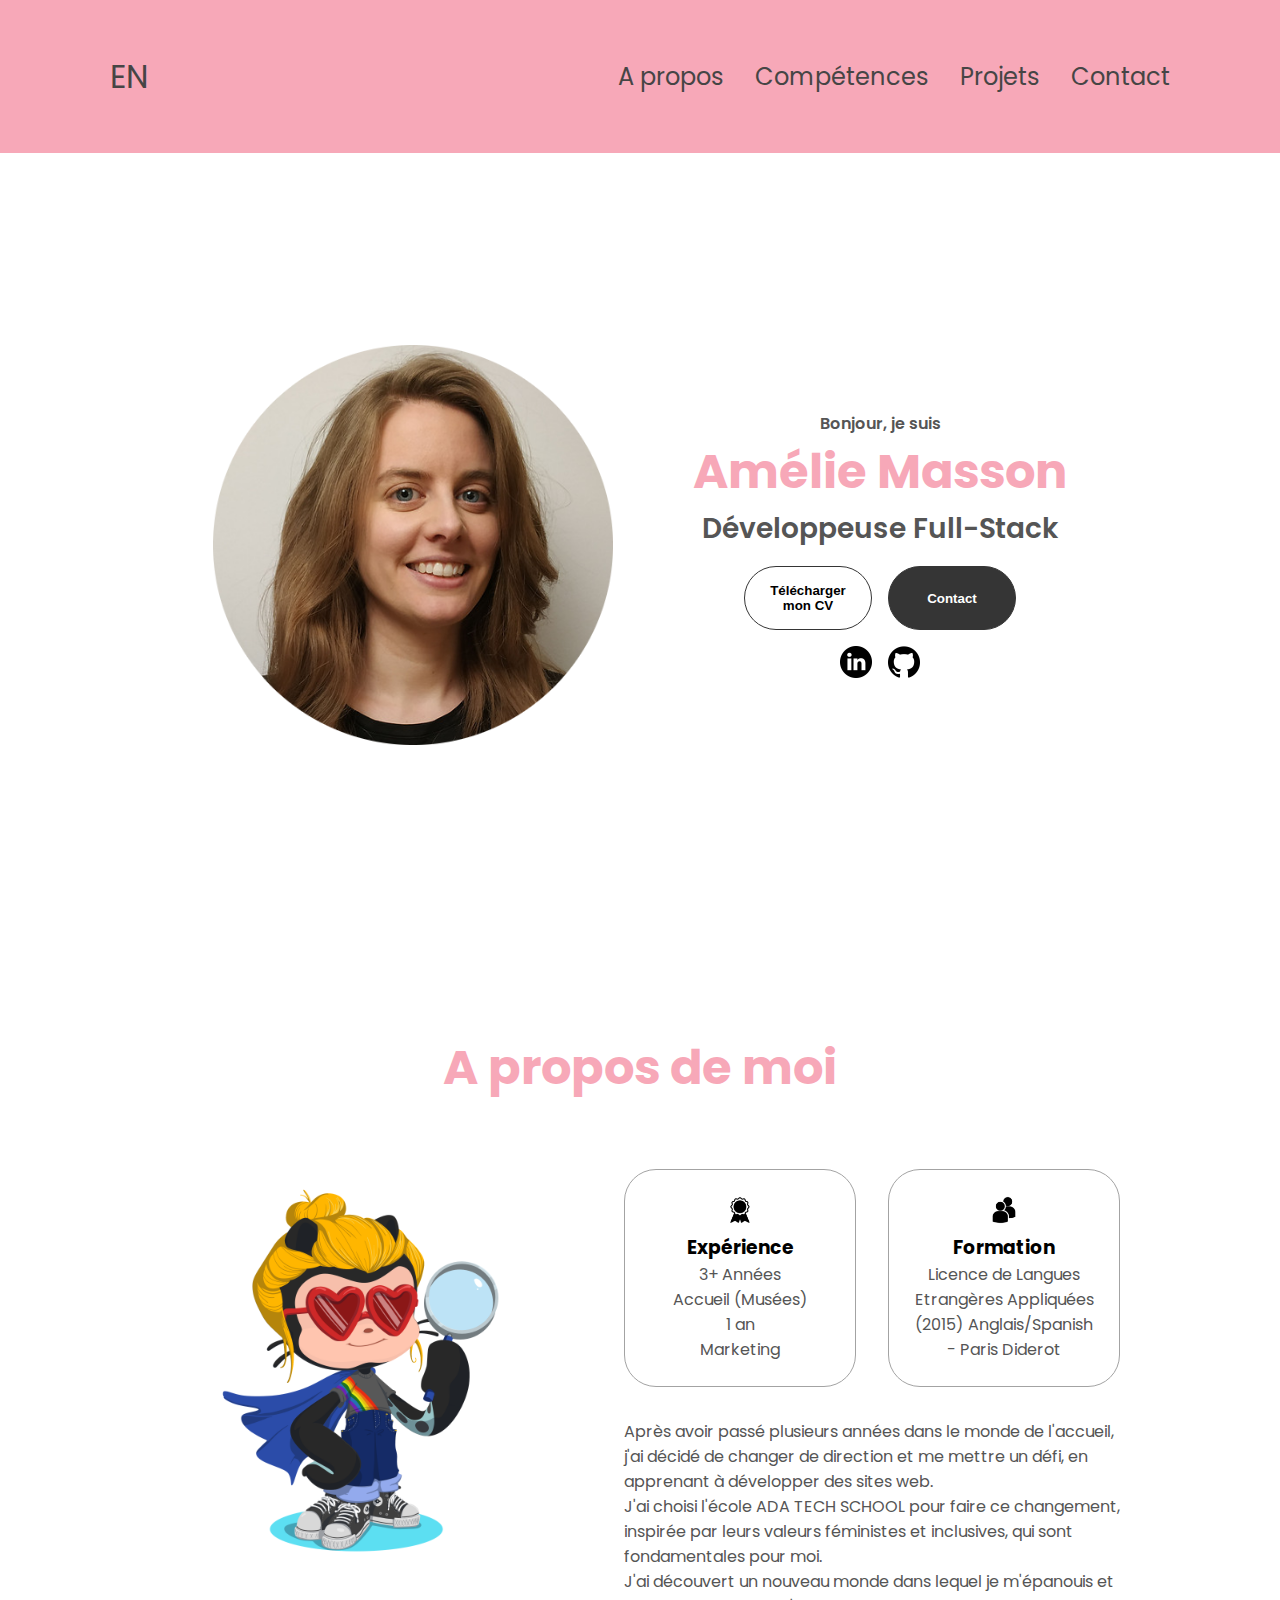
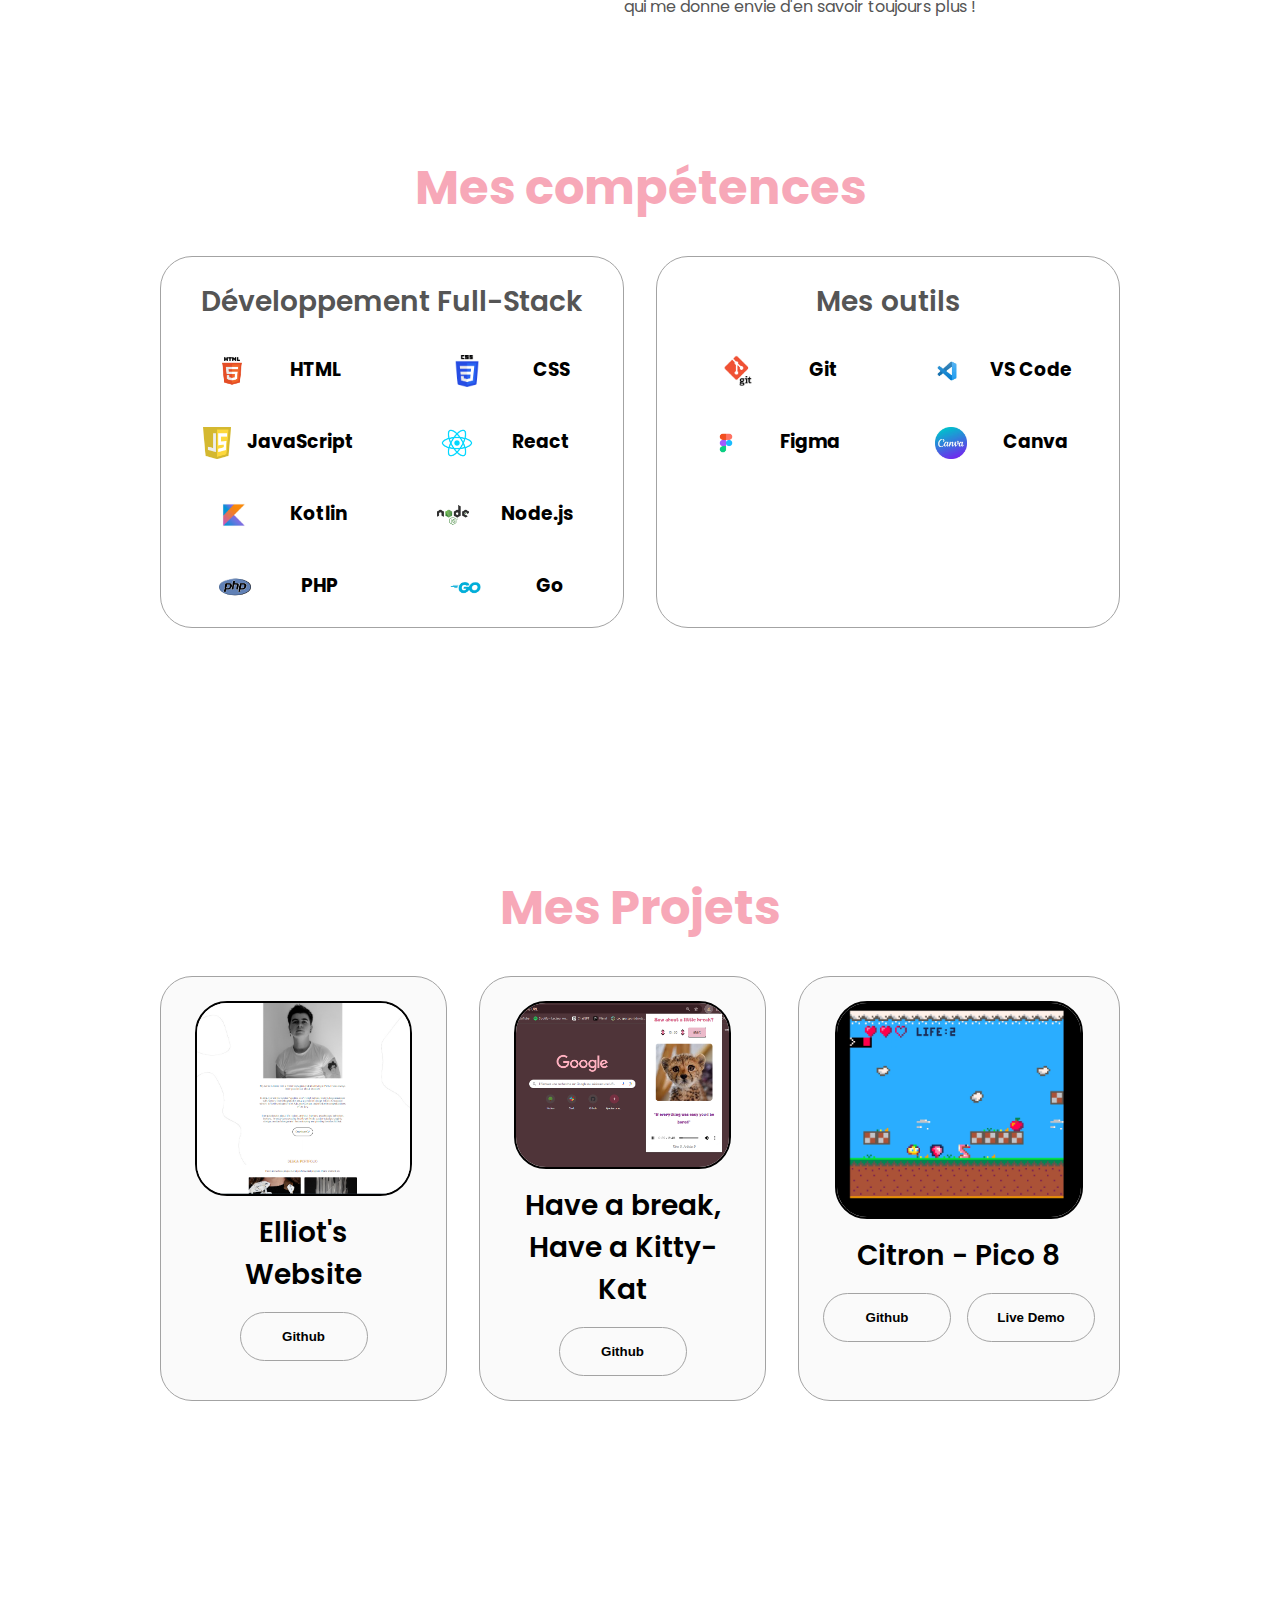
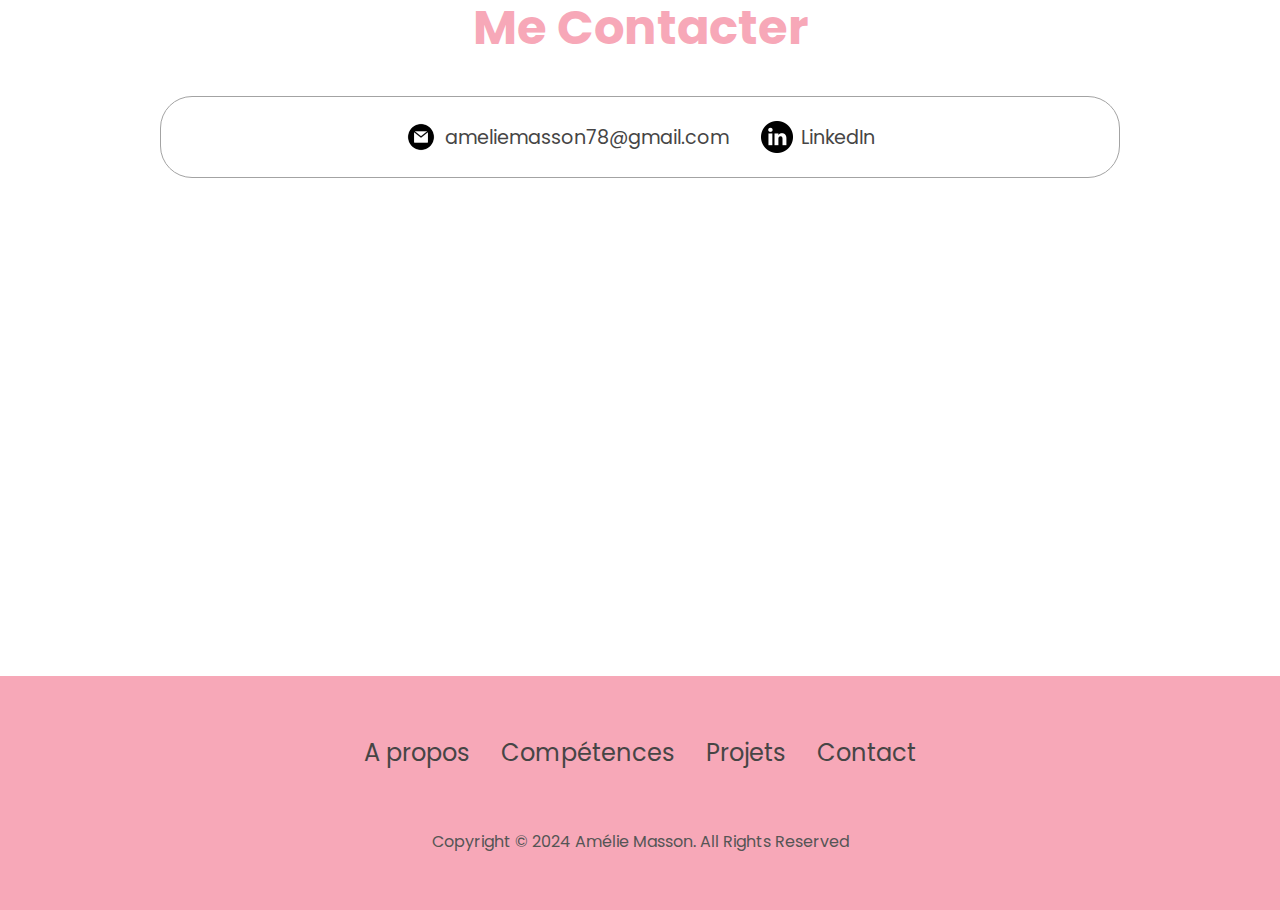
<file: versionFR.html>
<!DOCTYPE html>
<html lang="en">
  <head>
    <meta charset="UTF-8" />
    <meta http-equiv="X-UA-Compatible" content="IE=edge" />
    <meta name="viewport" content="width=device-width, initial-scale=1.0" />
    <title>Mon Portfolio</title>
    <link rel="stylesheet" href="style.css" />
    <link rel="stylesheet" href="mediaqueries.css" />
    <link rel="icon" type="image/png" href=".\assets\logo.png"/>
  </head>
  <body>
    <nav id="desktop-nav">
      <div class="logo"><a href="index.html">EN</div>
      <div>
        <ul class="nav-links">
          <li><a href="#aboutfr">A propos</a></li>
          <li><a href="#experiencefr">Compétences</a></li>
          <li><a href="#projectsfr">Projets</a></li>
          <li><a href="#contactfr">Contact</a></li>
        </ul>
      </div>
    </nav>

    <nav id="hamburger-nav">
      <div class="logo">Amélie Masson</div>
      <div class="hamburger-menu">
      <div class="hamburger-icon" onclick="toggleMenu()">
        <span></span>
        <span></span>
        <span></span>
      </div>
      <div class="menu-links">
        <li><a href="#aboutfr" onclick="toggleMenu()">A propos</a></li>
        <li><a href="#experiencefr" onclick="toggleMenu()">Compétences</a></li>
        <li><a href="#projectsfr" onclick="toggleMenu()">Projets</a></li>
        <li><a href="#contactfr" onclick="toggleMenu()">Contact</a></li>
      </div>
    </div>
    </nav>

    <div class="section-wrapper">
    <section id="profile">
        <div class="section__pic-container">
            <img src="assets\ID-modified.png" alt="profile pic"/>
        </div>
        <div class="section__text">
            <p class="section__text__p1">Bonjour, je suis</p>
            <h1 class="title">Amélie Masson</h1>
            <p class="section__text__p2"> Développeuse Full-Stack</p>
            <div class="btn-container">
              <button 
                class="btn btn-color-2" 
                onclick="window.open('./assets/CV_Amelie_Masson_2024.pdf')">
                Télécharger mon CV
              </button>
              <button class="btn btn-color-1" onclick="location.href='#contactfr'">
                Contact 
              </button>
            </div>
            <div id="socials-container">
              <img 
                src="assets\linkedin.png" 
                alt="my linkedin profile" 
                class="icon" 
                onclick="location.href='https://linkedin.com/in/amélie-masson-06270999'"
              />
              <img 
              src="assets\github.png" 
              alt="my github profile" 
              class="icon" 
              onclick="location.href='https://github.com'"
              />
            </div>
        </div>
        
      </section>
      <section id="aboutfr">
        <h1 class="title">A propos de moi</h1>
        <div class="section-container">
          <div class="section__pic-container">
            <img 
              src="assets/about-pic.png" 
              alt="Profile picture" 
              class="about-pic"/>
         </div>
        <div class="about-details-container">
          <div class="about-containers">
            <div class="details-container">
              <img 
              src="assets/experience.png" 
              alt="experience icon" 
              class="icon"
              />
              <h3>Expérience</h3>
              <p>3+ Années <br />Accueil (Musées)</p>
              <p>1 an <br /> Marketing</p>
            </div>
            <div class="details-container">
              <img 
              src="assets/education.png" 
              alt="education icon" 
              class="icon"
              />
              <h3>Formation</h3>
              <p>Licence de Langues Etrangères Appliquées (2015)  Anglais/Spanish - Paris Diderot<br/>
              <!-- <br> 2024/2025 : Titre RNCP Développeur Concepteur d'Applications - ADA TECH SCHOOL</p> -->
            </div>
          </div>
          <div class="text-container">
          <p>Après avoir passé plusieurs années dans le monde de l'accueil, j'ai décidé de changer de direction et me mettre un défi, en apprenant à développer des sites web. 
            <br>J'ai choisi l'école ADA TECH SCHOOL pour faire ce changement, inspirée par leurs valeurs féministes et inclusives, qui sont fondamentales pour moi.
            <br>J'ai découvert un nouveau monde dans lequel je m'épanouis et qui me donne envie d'en savoir toujours plus !
          </p>
        </div>
      </div>
    </div>
    
    </section>

    <section id="experiencefr">
      <!-- <p class="section__text__p1">An overview of my</p> -->
      <h1 class="title">Mes compétences</h1>
      <div class="experience-details-container">
        <div class="about-containers">
          <div class="details-container">
            <h2 class="experience-sub-title">Développement Full-Stack</h2>
            <div class="article-container">
              <article>
                <img 
                  src="assets/logoHTML.png" 
                  alt="experience icon" 
                  class="icon"
                  />
                <div>
                  <h3>HTML</h3>
                  </div>
              </article>
              <article>
                <img 
                src="assets/logoCSS.png" 
                alt="experience icon" 
                class="icon"
                />
                <div>
                  <h3>CSS</h3>
                </div>
              </article>
              <article>
                <img 
                src="assets/logoJS.png" 
                alt="experience icon" 
                class="icon"
                />
                <div>
                  <h3>JavaScript</h3>
                </div>
              </article>
              <article>
                <img 
                src="assets/logoReact.png" 
                alt="experience icon" 
                class="icon"
                />
                <div>
                  <h3>React</h3>
                </div>
              </article>
              <article>
                <img 
                src="assets/logoKotlin.jpeg" 
                alt="experience icon" 
                class="icon"
                />
                <div>
                  <h3>Kotlin</h3>
                </div>
              </article><article>
                <img 
                src="assets/logoNode.png" 
                alt="experience icon" 
                class="icon"
                />
                <div>
                  <h3>Node.js</h3>
                </div>
              </article> <article>
                <img 
                src="assets/logoPHP.png" 
                lt="experience icon" 
                class="icon">
                <div>
                  <h3>PHP</h3>
                </div>
              </article> <article>
                <img 
                src="assets/logoGO.png" 
                lt="experience icon" 
                class="icon">
                <div>
                  <h3>Go</h3>
                </div>
              </article>
            </div>
          </div>
          <div class="details-container">
            <h2 class="experience-sub-title">Mes outils</h2>
            <div class="article-container">
              
              
              <article>
              <img 
                src="assets/logoGit.png" 
                alt="experience icon"
                class="icon"
                />
                <div>
                  <h3>Git</h3>
              </div>
              </article>
              <article>
                <img 
                  src="assets/logoVsCode.jpeg"
                  alt="experience icon"
                  class="icon">
                <div>
                  <h3>VS Code</h3>
                </div>
              </article>
              <article>
                <img 
                src="assets/logoFigma.png" 
                alt="experience icon" 
                class="icon">
                <div>
                  <h3>Figma</h3>
                </div>
              </article>
              <article>
                <img 
                src="assets/logoCanva.jpeg" 
                alt="experience icon" 
                class="icon">
                <div>
                  <h3>Canva</h3>
                </div>
              </article>
            </div>
          </div>
        </div>
      </div>
      
    </section>


<section id="projectsfr">
        <!-- <p class="section__text__p1">Quelques</p> -->
        <h1 class="title">Mes Projets</h1>
        <div class="experience-details-container">
          <div class="about-containers">
          <div class="details-container color-container">
            <div class="article-container">
              <img src="assets/Projet1-Elliot2.png" alt="project 1" class="project-img">
            </div>
            <h2 class="experience-sub-title project-title">Elliot's Website</h2>
            <div class="btn-container">
              <button class="btn btn-color-2 project-btn" onclick="location.href='https://github.com/AmelieMariaM/Projet-Site-Elliot/tree/main'">Github</button>
            </div>
          </div>
          <div class="details-container color-container">
            <div class="article-container">
              <img src="assets/Projet2-Extension2.png" alt="project 2" class="project-img">
            </div>
            <h2 class="experience-sub-title project-title">Have a break, Have a Kitty-Kat</h2>
            <div class="btn-container">
              <button class="btn btn-color-2 project-btn" onclick="location.href='https://github.com/AmelieMariaM/Projet-extension-chrome'">Github</button>

            </div>
          </div>
          <div class="details-container color-container">
            <div class="article-container">
              <img src="assets/Projet3-Citron.png" alt="project 3" class="project-img">
            </div>
            <h2 class="experience-sub-title project-title">Citron - Pico 8</h2>
            <div class="btn-container">
              <button class="btn btn-color-2 project-btn" onclick="location.href='https://github.com/AmelieMariaM/projet-collectif-pico-8-citron'">Github</button>
              <button class="btn btn-color-2 project-btn" onclick="location.href='assets/pico8.mp4'">Live Demo</button>
            </div>
          </div>
        </div>
      </div>
      </section>

      <section id="contactfr">
          <!-- <p class="section__text__p1">Get in Touch</p> -->
          <h1 class="title">Me Contacter</h1>
          <div class="contact-info-upper-container">
            <div class="contact-info-container">
              <img src="assets/email.png" alt="email icon" class="icon contact-icon"/>
              <p><a href="mailto:example@gmail.com">ameliemasson78@gmail.com</a></p>
            </div>
            <div class="contact-info-container">
              <img src="assets/linkedin.png" alt="Linkedin icon" class="icon contact-icon"/>
              <p><a href='https://linkedin.com/in/amélie-masson-06270999'>LinkedIn</a></p>
            </div>
            
          </div>
      </section>
    </div>

      <footer>
        <nav>
          <div class="nav-links-container">
            <ul class="nav-links">
              <li><a href="#aboutfr">A propos</a></li>
              <li><a href="#experiencefr">Compétences</a></li>
              <li><a href="#projectsfr">Projets</a></li>
              <li><a href="#contactfr">Contact</a></li>
            </ul>
          </div>
        </nav>
        <p>Copyright &#169; 2024 Amélie Masson. All Rights Reserved </p>
      </footer>
    <script src = "script.js"></script>
    </script>
  </body>
</html>
</file>
<file: style.css>
/* GENERAL */

@import url("https://fonts.googleapis.com/css2?family=Poppins:wght@300;400;500;600&display=swap");

* {
  margin: 0;
  padding: 0;
}

body {
  font-family: "Poppins", sans-serif;
}

html {
  scroll-behavior: smooth;
}

p {
  color: rgb(85, 85, 85);
}

/* TRANSITION */

a,
.btn {
  transition: all 300ms ease;
}

/* DESKTOP NAV */

nav,
.nav-links {
  display: flex;
  background-color: #f7a8b8;
}

nav {
  justify-content: space-around;
  align-items: center;
  height: 17vh;
}

.nav-links {
  gap: 2rem;
  list-style: none;
  font-size: 1.5rem;
}

a {
  color: rgb(70, 69, 69);
  text-decoration: none;
  text-decoration-color: #f7a8b8;
}
a:hover {
  color: whitesmoke;
  text-decoration: underline;
  text-underline-offset: 1rem;
  text-decoration-color: whitesmoke;
}

.logo {
  font-size: 2rem;
  color: rgb(70, 69, 69);
}

.logo:hover {
  cursor: default;
}

/* HAMBURGER MENU */

#hamburger-nav {
  display: none;
}

.hamburger-menu {
  position: relative;
  display: inline-block;
}

.hamburger-icon {
  display: flex;
  flex-direction: column;
  justify-content: space-between;
  height: 24px;
  width: 30px;
  cursor: pointer;
  /* background-color: #55cdfc; */
}

.hamburger-icon span {
  width: 100%;
  height: 2px;
  background-color: rgb(70, 69, 69);
  transition: all 0.3 ease-in-out;
}

.menu-links {
  position: absolute;
  top: 100%;
  right: 0;
  background-color: #f7a8b8;
  width: fit-content;
  max-height: 0;
  overflow: hidden;
  transition: all 0.3 ease-in-out;
}

.menu-links a {
  display: block;
  padding: 10px;
  text-align: center;
  font-size: 1.5rem;
  color: rgb(70, 69, 69);
  text-decoration: none;
  transition: all 0.3 ease-in-out;
}

.menu-links li {
  list-style: none;
}

.menu-links.open {
  max-height: 300px;
}

.hamburger-icon.open span:first-child {
  transform: rotate(45deg) translate(10px, 5px);
}
.hamburger-icon.open span:nth-child(2) {
  opacity: 0;
}
.hamburger-icon.open span:last-child {
  transform: rotate(-45deg) translate(10px, -5px);
}

.hamburger-icon span:first-child {
  transform: none;
}
.hamburger-icon span:first-child {
  opacity: 1;
}

.hamburger-icon span:first-child {
  transform: none;
}

/* SECTIONS */

section {
  padding-top: 4vh;
  height: 80vh;
  margin: 0 10rem;
  box-sizing: border-box;
  min-height: fit-content;
}

.section-container {
  display: flex;
}

/* Profile Section */

#profile {
  display: flex;
  justify-content: center;
  gap: 5rem;
  height: 70vh;
}
.section__pic-container {
  display: flex;
  height: 400px;
  width: 400px;
  margin: auto 0;
}

.section__text {
  align-self: center;
  text-align: center;
}
.section__text p {
  font-weight: 600;
}

.section__text__p1 {
  text-align: center;
}
.section__text__p2 {
  font-size: 1.75rem;
  margin-bottom: 1rem;
}

.title {
  font-size: 3rem;
  text-align: center;
  color: #f7a8b8;
}

#socials-container {
  display: flex;
  justify-content: center;
  margin-top: 1rem;
  gap: 1rem;
}

/* ICONS */

.icon {
  cursor: pointer;
  height: 2rem;
}

/* BUTTONS */

.btn-container {
  display: flex;
  justify-content: center;
  gap: 1rem;
}

.btn {
  font-weight: 600;
  transition: all 300ms ease;
  padding: 1rem;
  width: 8rem;
  border-radius: 2rem;
}

.btn-color-1,
.btn-color-2 {
  border: rgb(53, 53, 53) 0.1rem solid;
}

.btn-color-1:hover,
.btn-color-2:hover {
  cursor: pointer;
}

.btn-color-1,
.btn-color-2:hover {
  background: rgb(53, 53, 53);
  color: white;
}

.btn-color-1:hover {
  background: rgb(0, 0, 0);
}

.btn-color-2 {
  background: none;
}

.btn-color-2:hover {
  border: rgb(255, 255, 255) 0.1rem solid;
}

.btn-container {
  gap: 1rem;
}

/* ABOUT SECTION */

#about #aboutfr {
  position: relative;
}

.about-containers {
  gap: 2rem;
  margin-bottom: 2rem;
  margin-top: 2rem;
}

.about-details-container {
  justify-content: center;
  flex-direction: column;
  width: 100%;
}

.about-containers,
.about-details-container {
  display: flex;
}

.about-pic {
  border-radius: 2rem;
}
.arrow {
  position: absolute;
  right: -1rem;
  bottom: 2.5rem;
}

.details-container {
  padding: 1.5rem;
  flex: 1;
  background: white;
  border-radius: 2rem;
  border: rgb(53, 53, 53) 0.1rem solid;
  border-color: rgb(163, 163, 163);
  text-align: center;
}

.section-container {
  gap: 4rem;
  height: 80%;
}
.section__pic-container {
  height: 400px;
  width: 400px;
  margin: auto 0;
}

/* EXPERIENCE */

#experience #experiencefr {
  position: relative;
}
.experience-sub-title {
  color: rgb(85, 85, 85);
  font-weight: 600;
  font-size: 1.75rem;
  margin-bottom: 2rem;
}

.experience-details-container {
  display: flex;
  justify-content: center;
  flex-direction: column;
}

.article-container {
  display: flex;
  text-align: initial;
  flex-wrap: wrap;
  flex-direction: row;
  gap: 2.5rem;
  justify-content: space-around;
}

article {
  display: flex;
  width: 10rem;
  justify-content: space-around;
  gap: 0.5rem;
}

article .icon {
  cursor: default;
}

/* PROJECTS SECTION */

#projects #experiencefr {
  position: relative;
}

.color-container {
  border-color: rgb(163, 163, 163);
  background: rgb(250, 250, 250);
}

.project-img {
  border-radius: 2rem;
  width: 90%;
  height: 90%;
  border: black solid 2px;
}

.project-title {
  margin: 1rem;
  color: black;
}
.project-btn {
  color: black;
  border-color: rgb(163, 163, 163);
}

/* CONTACT */

#contact #contactfr {
  display: flex;
  justify-content: center;
  flex-direction: column;
  height: 70vh;
}

.contact-info-upper-container {
  display: flex;
  justify-content: center;
  border-radius: 2rem;
  border: rgb(53, 53, 53) 0.1rem solid;
  border-color: rgb(163, 163, 163);
  background: (250, 250, 250);
  margin: 2rem auto;
  padding: 0.5rem;
}

.contact-info-container {
  display: flex;
  align-items: center;
  justify-content: center;
  gap: 0.5rem;
  margin: 1rem;
}

.contact-info-container p {
  font-size: larger;
}
.contact icon {
  cursor: default;
}

.email-icon {
  height: 2.5rem;
}

/* FOOTER SECTION */

footer {
  height: 26vh;
  background-color: #f7a8b8;
}

footer p {
  text-align: center;
}
</file>
<file: mediaqueries.css>
@media screen and (max-width: 600) {
  #contact,
  footer {
    height: 40vh;
  }

  #profile {
    height: 83vh;
    margin-bottom: 0;
  }

  article {
    font-size: 1rem;
  }

  footer nav {
    height: fit-content;
    margin-bottom: 2rem;
  }

  .about-containers,
  .contact-info-upper-container,
  .btn-container {
    flex-wrap: wrap;
  }

  .contact-info-container {
    margin: 0;
  }

  .contact-info-container p,
  .nav-links li a {
    font-size: 1rem;
  }

  .experience-sub-title {
    font-size: 1.25rem;
  }

  .logo {
    font-size: 1.5rem;
  }
  .nav-links {
    flex-direction: column;
    gap: 0.5rem;
    text-align: center;
  }

  .section__pic-container {
    width: auto;
    height: 46vw;
    justify-content: center;
  }

  .section__text__p2 {
    font-size: 1.25rem;
  }

  .title {
    font-size: 2rem;
  }
  .text-container {
    text-align: justify;
  }
}

@media screen and (max-width: 1400px) {
  #profile {
    height: 83vh;
    margin-bottom: 6rem;
  }
  .about-containers {
    flex-wrap: wrap;
  }
  #contact,
  #projects {
    height: fit-content;
  }
}

@media screen and (max-width: 1200px) {
  #desktop-nav {
    display: none;
  }

  #hamburger-nav {
    display: flex;
  }
  #experience,
  .experience-details-container {
    margin-top: 2rem;
  }
  .section-wrapper {
    margin: 0; /* Remove the margins */
  }

  .section-wrapper::before,
  .section-wrapper::after {
    display: none; /* Hide the pseudo-elements */
  }

  #profile,
  .section-container {
    display: block;
  }

  .arrow {
    display: none;
  }

  section,
  .section-container {
    height: fit-content;
  }

  section {
    margin: 0 5%;
  }
  .section__pic-container {
    width: 275px;
    height: 275px;
    margin: 0 auto 2rem;
  }

  .about-containers {
    margin-top: 0;
  }
}
</file>
